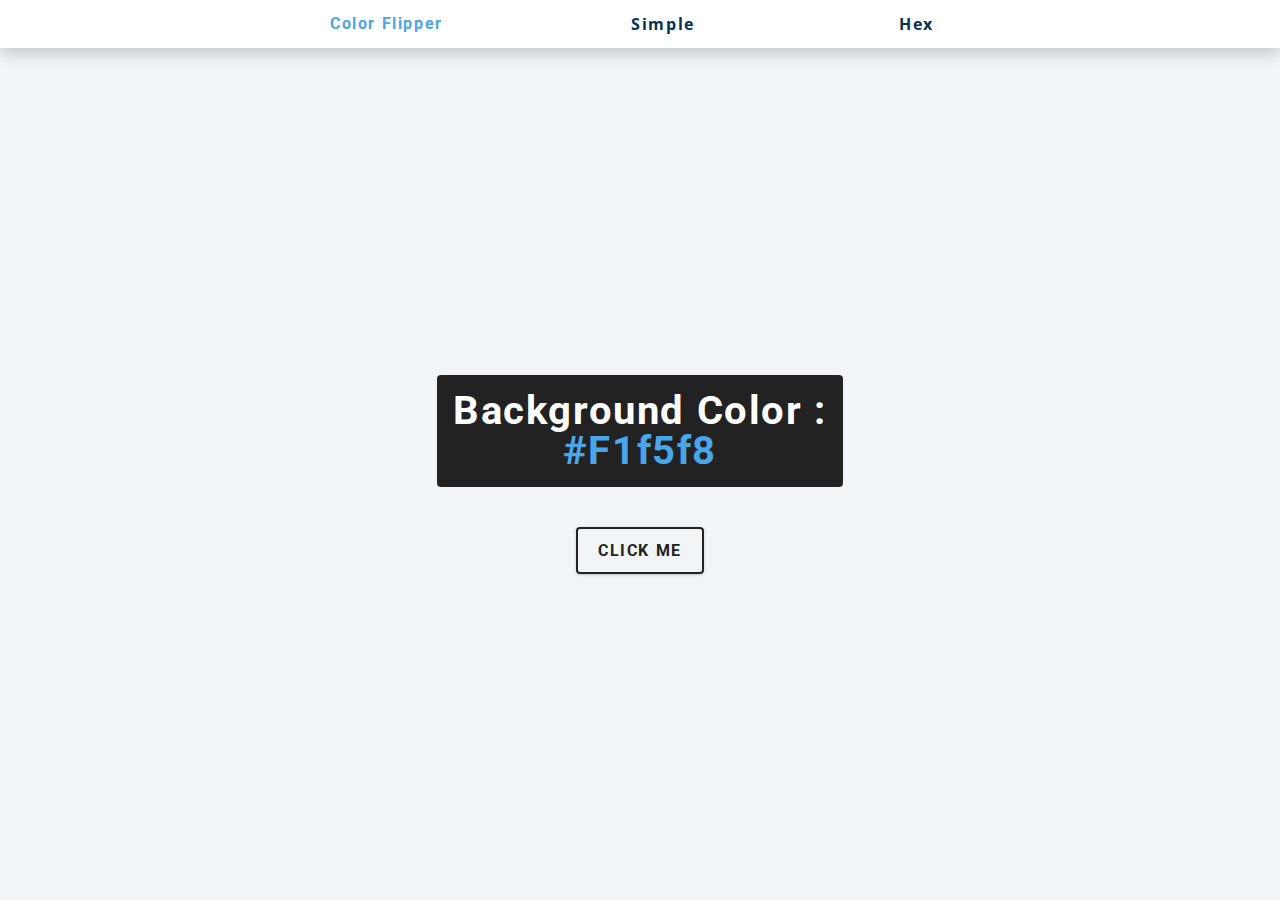
<file: color-flipper/index.html>
<!DOCTYPE html>
<html lang="en">
    <head>
        <meta charset="UTF-8" />
        <meta name="viewport" content="width=device-width, initial-scale=1.0" />
        <title>Color Flipper || Simple</title>

        <!-- styles -->
        <link rel="stylesheet" href="styles.css" />
    </head>
    <body>
        <nav>
            <div class="nav-center">
                <h4>color flipper</h4>
                <ul class="nav-links">
                    <li><a href="index.html">simple</a></li>
                </ul>
                <ul class="nav-links">
                    <li><a href="hex.html">hex</a></li>
                </ul>
            </div>
        </nav>
        <main>
            <div class="container">
                <h2>
                    background color : <br /><span class="color">
                        #f1f5f8
                    </span>
                </h2>
                <button class="btn btn-hero" id="btn">click me</button>
            </div>
        </main>

        <!-- javascript -->
        <script src="app.js"></script>
    </body>
</html>
</file>
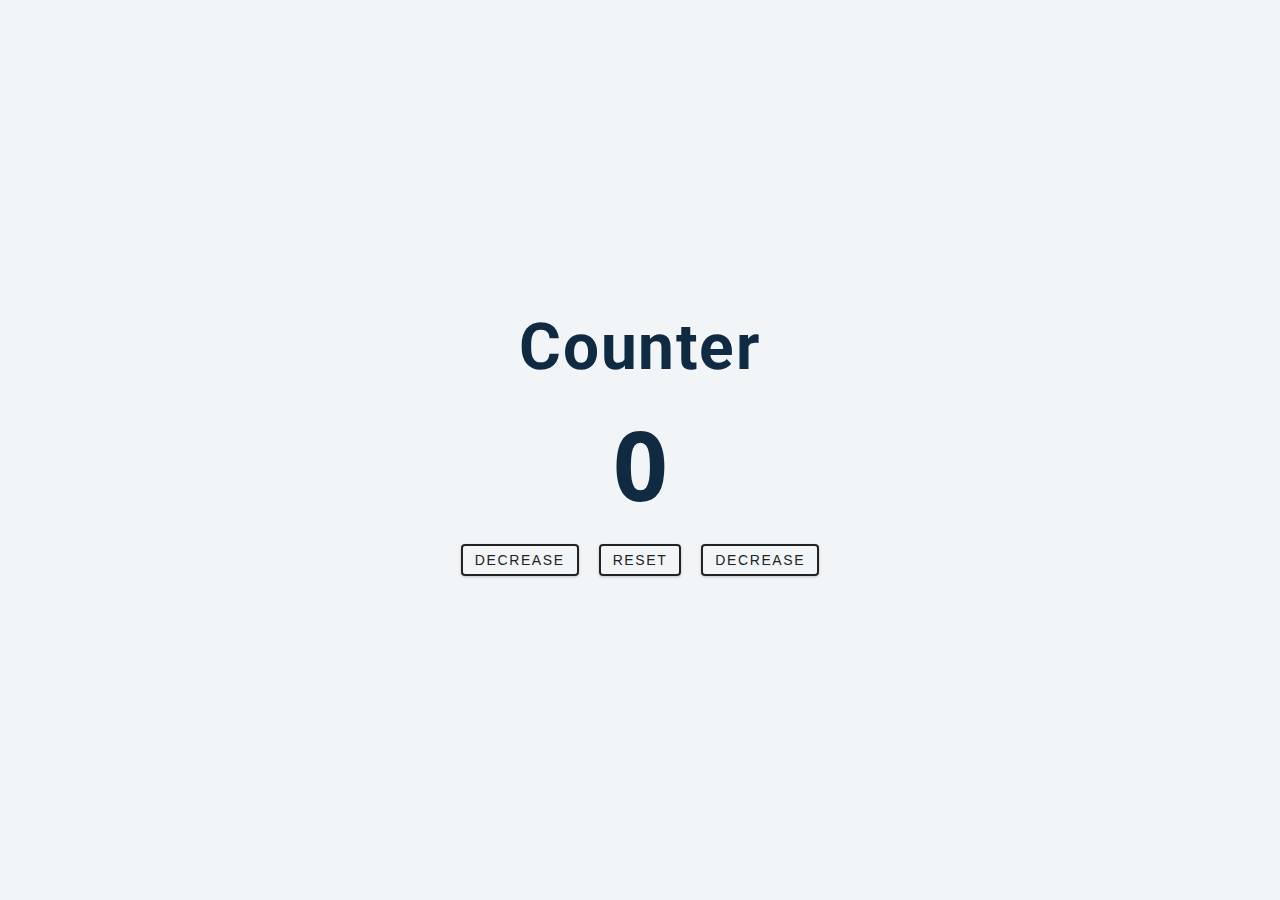
<file: counter/index.html>
<!DOCTYPE html>
<html lang="en">
    <head>
        <meta charset="UTF-8" />
        <meta name="viewport" content="width=device-width, initial-scale=1.0" />
        <title>Counter</title>

        <!-- styles -->
        <link rel="stylesheet" href="styles.css" />
    </head>
    <body>
        <main>
            <div class="container">
                <h1>counter</h1>
                <span id="value">0</span>
                <div class="button-container">
                    <button class="btn decrease">decrease</button>
                    <button class="btn reset">reset</button>
                    <button class="btn increase">decrease</button>
                </div>
            </div>
        </main>
        <!-- javascript -->
        <script src="app.js"></script>
    </body>
</html>
</file>
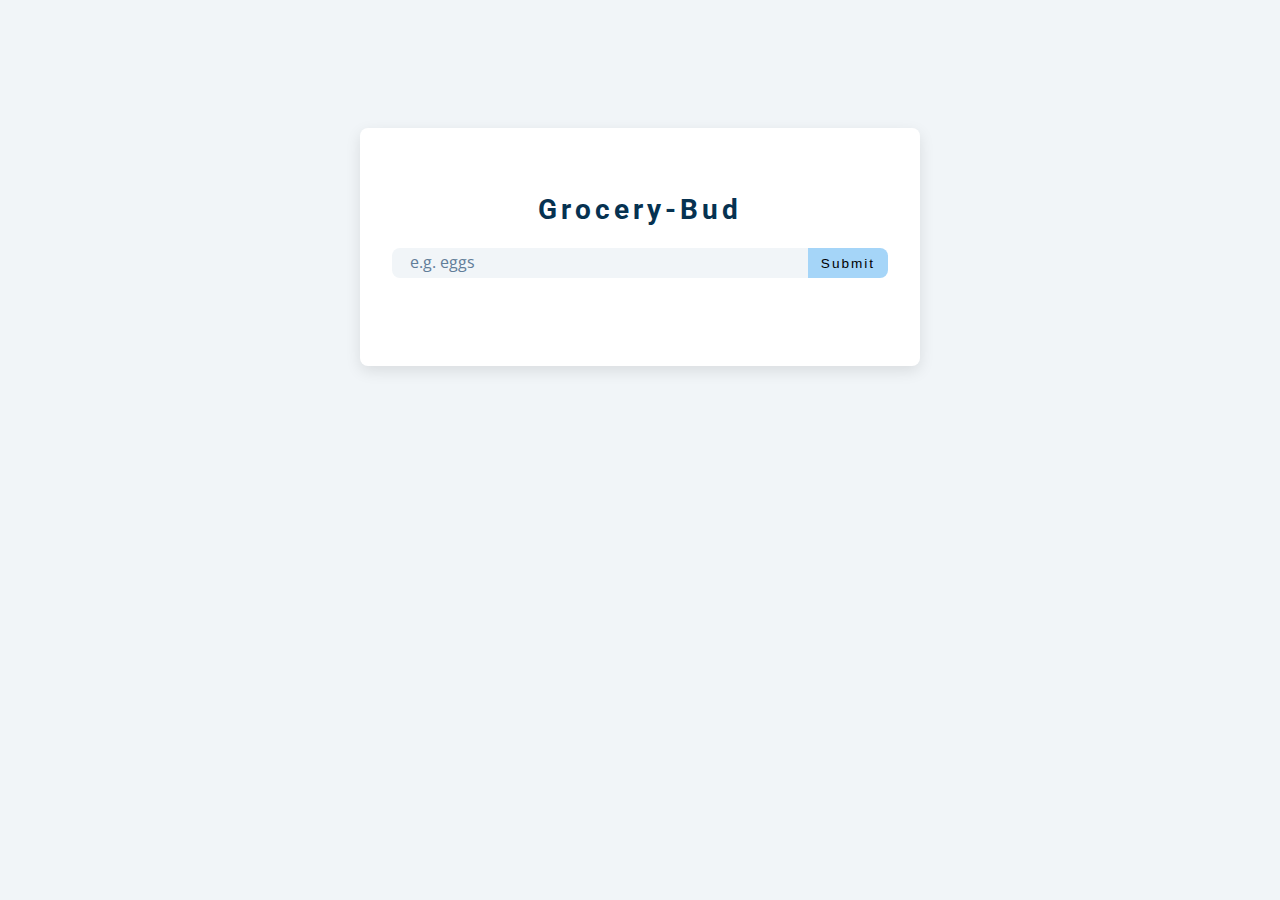
<file: grocery-bud/index.html>
<!DOCTYPE html>
<html lang="en">
    <head>
        <meta charset="UTF-8" />
        <meta name="viewport" content="width=device-width, initial-scale=1.0" />
        <title>Grocery Bud</title>
        <!-- font-awesome -->
        <link
            rel="stylesheet"
            href="https://cdnjs.cloudflare.com/ajax/libs/font-awesome/5.14.0/css/all.min.css" />
        <!-- styles -->
        <link rel="stylesheet" href="styles.css" />
    </head>
    <body>
        <section class="section-center">
            <!-- form -->
            <form class="grocery-form">
                <p class="alert"></p>
                <h3>grocery-bud</h3>
                <div class="form-control">
                    <input type="text" id="grocery" placeholder="e.g. eggs" />
                    <button type="submit" class="submit-btn">submit</button>
                </div>
            </form>
            <!-- list -->
            <div class="grocery-container">
                <div class="grocery-list"></div>
                <button class="clear-btn" type="button">clear items</button>
            </div>
        </section>
        <!-- javascript -->
        <script src="app.js"></script>
    </body>
</html>
</file>
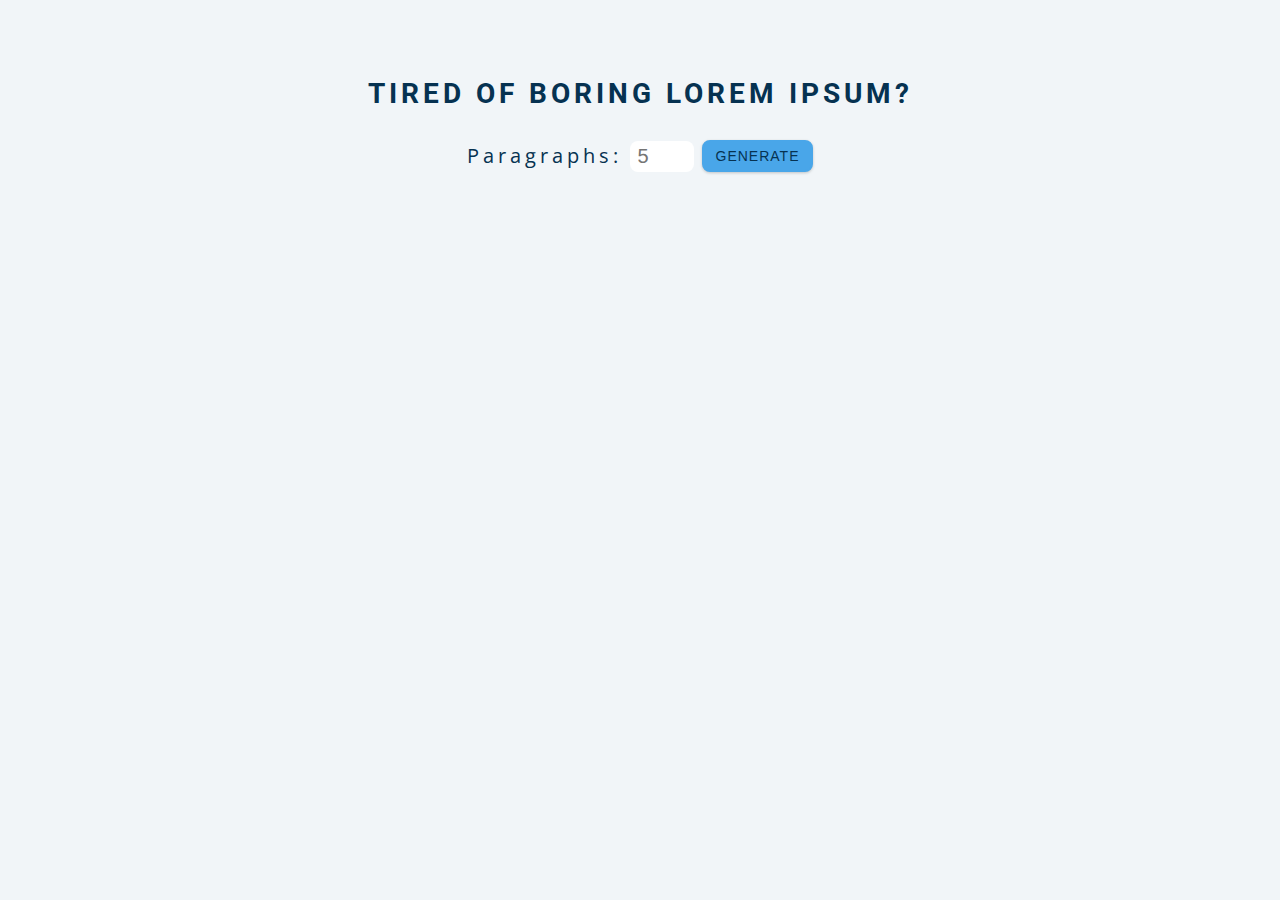
<file: lorem/index.html>
<!DOCTYPE html>
<html lang="en">
    <head>
        <meta charset="UTF-8" />
        <meta name="viewport" content="width=device-width, initial-scale=1.0" />
        <title>Lorem Ipsum</title>

        <!-- styles -->
        <link rel="stylesheet" href="styles.css" />
    </head>
    <body>
        <section class="section-center">
            <h3>tired of boring lorem ipsum?</h3>
            <form class="lorem-form">
                <label for="amount">paragraphs:</label>
                <input
                    type="number"
                    name="amount"
                    id="amount"
                    placeholder="5" />
                <button class="btn" type="submit">generate</button>
            </form>
            <article class="lorem-text"></article>
        </section>
        <!-- javascript -->
        <script src="app.js"></script>
    </body>
</html>
</file>
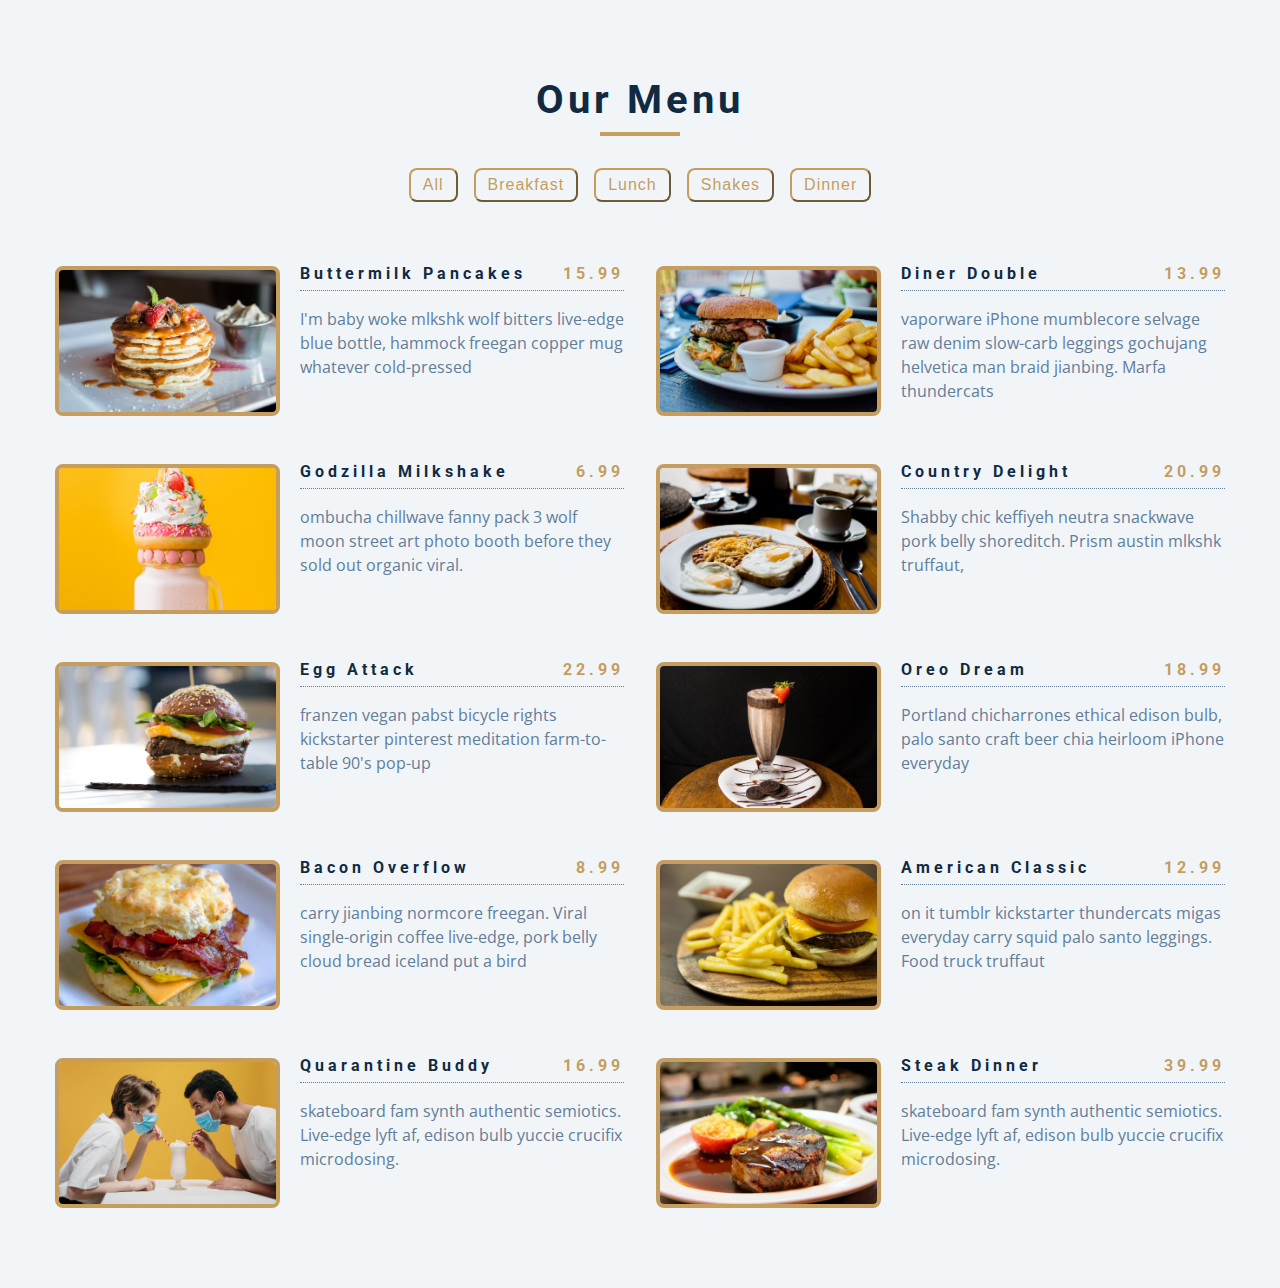
<file: menu/index.html>
<!DOCTYPE html>
<html lang="en">
    <head>
        <meta charset="UTF-8" />
        <meta name="viewport" content="width=device-width, initial-scale=1.0" />
        <title>Starter</title>
        <!-- font-awesome -->
        <link
            rel="stylesheet"
            href="https://cdnjs.cloudflare.com/ajax/libs/font-awesome/5.14.0/css/all.min.css" />
        <!-- styles -->
        <link rel="stylesheet" href="styles.css" />
    </head>
    <body>
        <section class="menu">
            <!-- title -->
            <div class="title">
                <h2>our menu</h2>
                <div class="underline"></div>
            </div>
            <!-- filter buttons -->
            <div class="btn-container">
                <!-- <button class="filter-btn" type="button" data-id="all">
                    all
                </button>
                <button class="filter-btn" type="button" data-id="breakfast">
                    breakfast
                </button>
                <button class="filter-btn" type="button" data-id="lunch">
                    lunch
                </button>
                <button class="filter-btn" type="button" data-id="shakes">
                    shakes
                </button> -->
            </div>
            <!-- menu items -->
            <div class="section-center">
                <!-- single item -->
                <!-- <article class="menu-item">
                    <img src="./menu-item.jpeg" class="photo" alt="menu item" />
                    <div class="item-info">
                        <header>
                            <h4>buttermilk pancakes</h4>
                            <h4 class="price">$15</h4>
                        </header>
                        <p class="item-text">
                            Lorem ipsum dolor sit amet, consectetur adipisicing
                            elit. Sequi necessitatibus quis tempora cumque
                            molestias ab odit sunt unde. Sequi, illo.
                        </p>
                    </div>
                </article> -->
                <!-- end of single item -->
            </div>
        </section>
        <!-- javascript -->
        <script src="app.js"></script>
    </body>
</html>
</file>
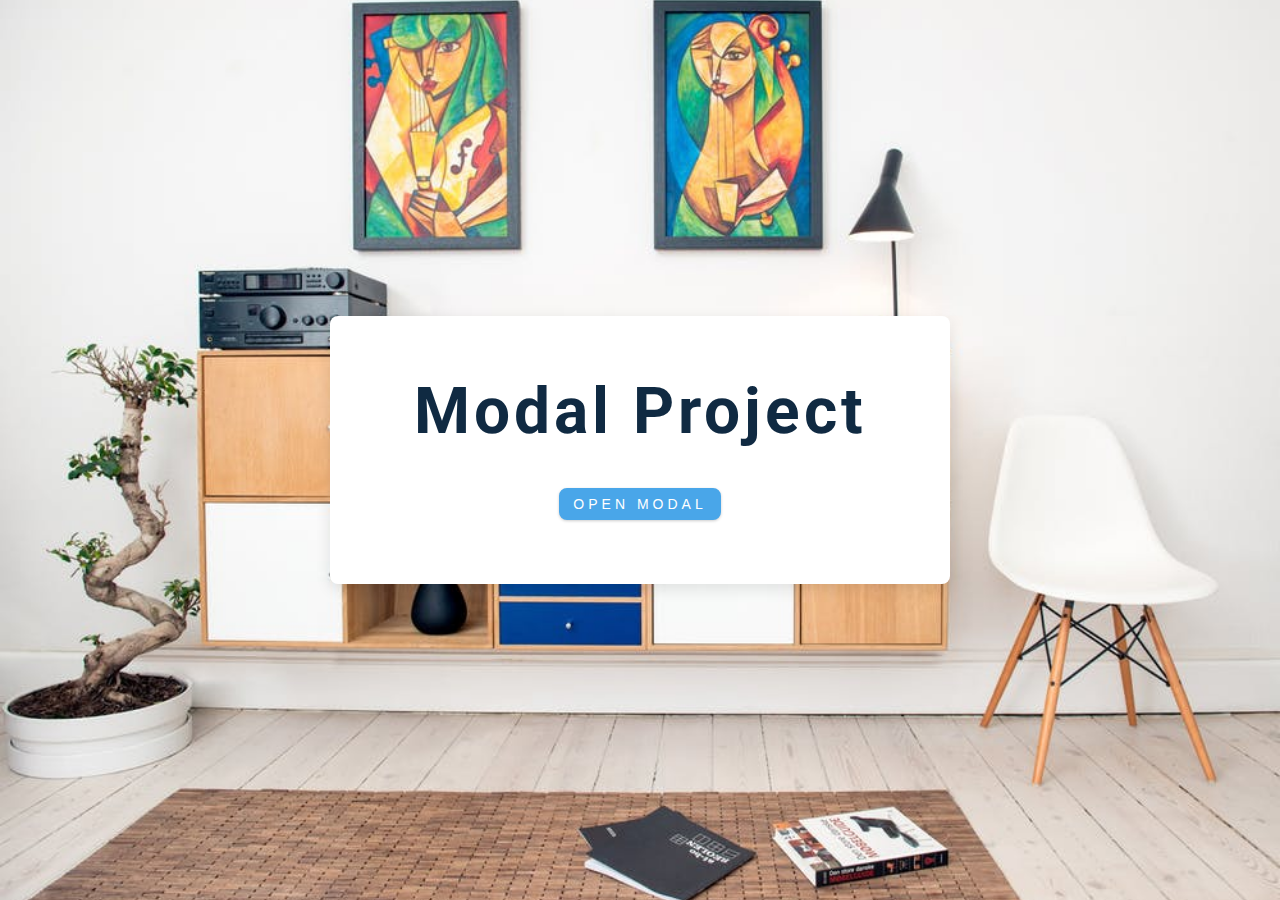
<file: modal/index.html>
<!DOCTYPE html>
<html lang="en">
    <head>
        <meta charset="UTF-8" />
        <meta name="viewport" content="width=device-width, initial-scale=1.0" />
        <title>Modal</title>
        <!-- font-awesome -->
        <link
            rel="stylesheet"
            href="https://cdnjs.cloudflare.com/ajax/libs/font-awesome/5.14.0/css/all.min.css" />
        <!-- styles -->
        <link rel="stylesheet" href="styles.css" />
    </head>
    <body>
        <!-- hero -->
        <header class="hero">
            <div class="banner">
                <h1>modal project</h1>
                <button class="btn modal-btn">open modal</button>
            </div>
        </header>
        <!-- end of hero -->
        <!-- modal -->
        <div class="modal-overlay">
            <div class="modal-container">
                <h3>modal content</h3>
                <button class="close-btn">
                    <i class="fas fa-times"></i>
                </button>
            </div>
        </div>
        <!-- javascript -->
        <script src="app.js"></script>
    </body>
</html>
</file>
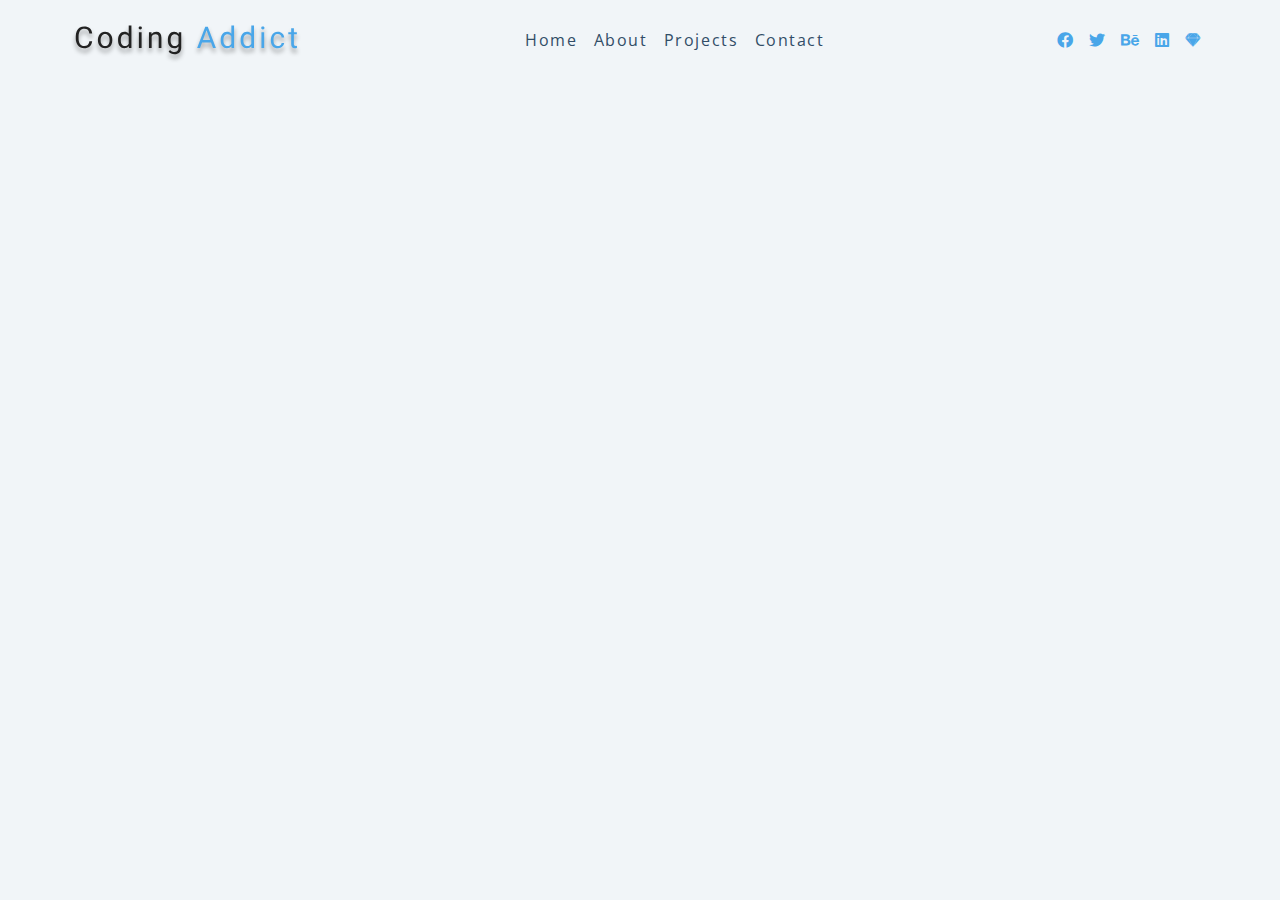
<file: navbar/index.html>
<!DOCTYPE html>
<html lang="en">
    <head>
        <meta charset="UTF-8" />
        <meta name="viewport" content="width=device-width, initial-scale=1.0" />
        <title>Navbar</title>
        <!-- font-awesome -->
        <link
            rel="stylesheet"
            href="https://cdnjs.cloudflare.com/ajax/libs/font-awesome/5.14.0/css/all.min.css" />

        <!-- styles -->
        <link rel="stylesheet" href="styles.css" />
    </head>
    <body>
        <div class="nav-center">
            <!-- nav header -->
            <div class="nav-header">
                <img src="./logo.svg" alt="logo" />
                <button class="nav-toggle">
                    <i class="fas fa-bars"></i>
                </button>
            </div>
            <ul class="links">
                <li>
                    <a href="index.html">home</a>
                </li>
                <li>
                    <a href="about.html">about</a>
                </li>
                <li>
                    <a href="projects.html">projects</a>
                </li>
                <li>
                    <a href="contact.html">contact</a>
                </li>
            </ul>
            <!-- social media -->
            <ul class="social-icons">
                <li>
                    <a href="https://www.twitter.com">
                        <i class="fab fa-facebook"></i>
                    </a>
                </li>
                <li>
                    <a href="https://www.twitter.com">
                        <i class="fab fa-twitter"></i>
                    </a>
                </li>
                <li>
                    <a href="https://www.twitter.com">
                        <i class="fab fa-behance"></i>
                    </a>
                </li>
                <li>
                    <a href="https://www.twitter.com">
                        <i class="fab fa-linkedin"></i>
                    </a>
                </li>
                <li>
                    <a href="https://www.twitter.com">
                        <i class="fab fa-sketch"></i>
                    </a>
                </li>
            </ul>
        </div>
        <!-- javascript -->
        <script src="app.js"></script>
    </body>
</html>
</file>
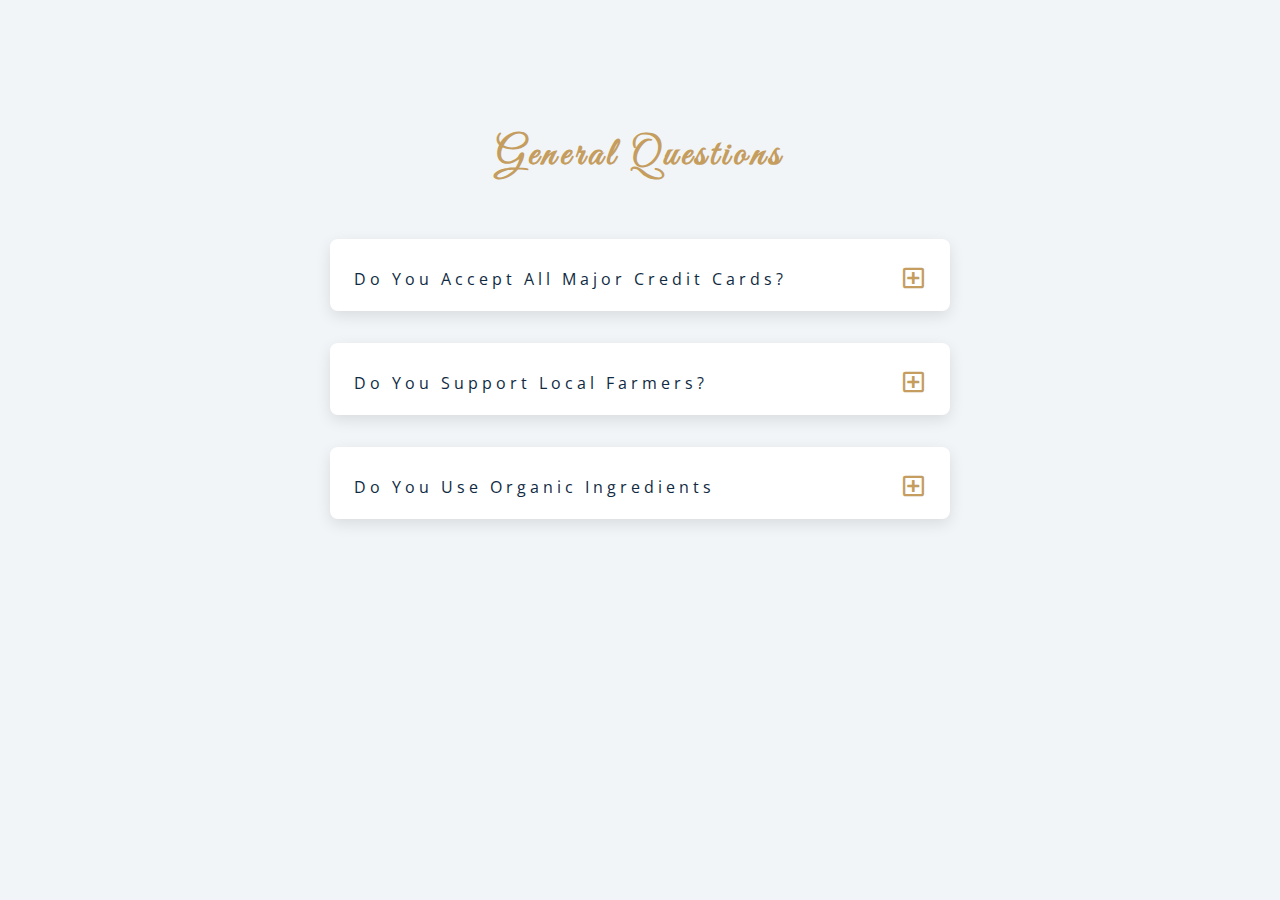
<file: questions/index.html>
<!DOCTYPE html>
<html lang="en">
    <head>
        <meta charset="UTF-8" />
        <meta name="viewport" content="width=device-width, initial-scale=1.0" />
        <title>Q & A</title>
        <!-- font-awesome -->
        <link
            rel="stylesheet"
            href="https://cdnjs.cloudflare.com/ajax/libs/font-awesome/5.14.0/css/all.min.css" />
        <!-- extra fonts -->
        <link
            href="https://fonts.googleapis.com/css?family=Great+Vibes&display=swap"
            rel="stylesheet" />
        <!-- styles -->
        <link rel="stylesheet" href="styles.css" />
    </head>
    <body>
        <section class="questions">
            <!-- title -->
            <div class="title">
                <h2>general questions</h2>
            </div>
            <!-- questions -->
            <div class="section-center">
                <!-- single questions -->
                <article class="question">
                    <div class="question-title">
                        <p>do you accept all major credit cards?</p>
                        <button type="button" class="question-btn">
                            <span class="plus-icon">
                                <i class="far fa-plus-square"></i>
                            </span>
                            <span class="minus-icon">
                                <i class="far fa-minus-square"></i>
                            </span>
                        </button>
                    </div>
                    <!-- question text -->
                    <div class="question-text">
                        <p>
                            Lorem ipsum dolor sit amet consectetur adipisicing
                            elit. Officia, amet nostrum. Illo, ducimus
                            obcaecati. Culpa et sint praesentium excepturi
                            voluptates!
                        </p>
                    </div>
                </article>
                <article class="question">
                    <div class="question-title">
                        <p>do you support local farmers?</p>
                        <button type="button" class="question-btn">
                            <span class="plus-icon">
                                <i class="far fa-plus-square"></i>
                            </span>
                            <span class="minus-icon">
                                <i class="far fa-minus-square"></i>
                            </span>
                        </button>
                    </div>
                    <!-- question text -->
                    <div class="question-text">
                        <p>
                            Lorem ipsum dolor sit amet consectetur adipisicing
                            elit. Officia, amet nostrum. Illo, ducimus
                            obcaecati. Culpa et sint praesentium excepturi
                            voluptates!
                        </p>
                    </div>
                </article>
                <article class="question">
                    <div class="question-title">
                        <p>do you use organic ingredients</p>
                        <button type="button" class="question-btn">
                            <span class="plus-icon">
                                <i class="far fa-plus-square"></i>
                            </span>
                            <span class="minus-icon">
                                <i class="far fa-minus-square"></i>
                            </span>
                        </button>
                    </div>
                    <!-- question text -->
                    <div class="question-text">
                        <p>
                            Lorem ipsum dolor sit amet consectetur adipisicing
                            elit. Officia, amet nostrum. Illo, ducimus
                            obcaecati. Culpa et sint praesentium excepturi
                            voluptates!
                        </p>
                    </div>
                </article>
                <!-- end single questions -->
            </div>
        </section>

        <!-- javascript -->
        <script src="app.js"></script>
    </body>
</html>
</file>
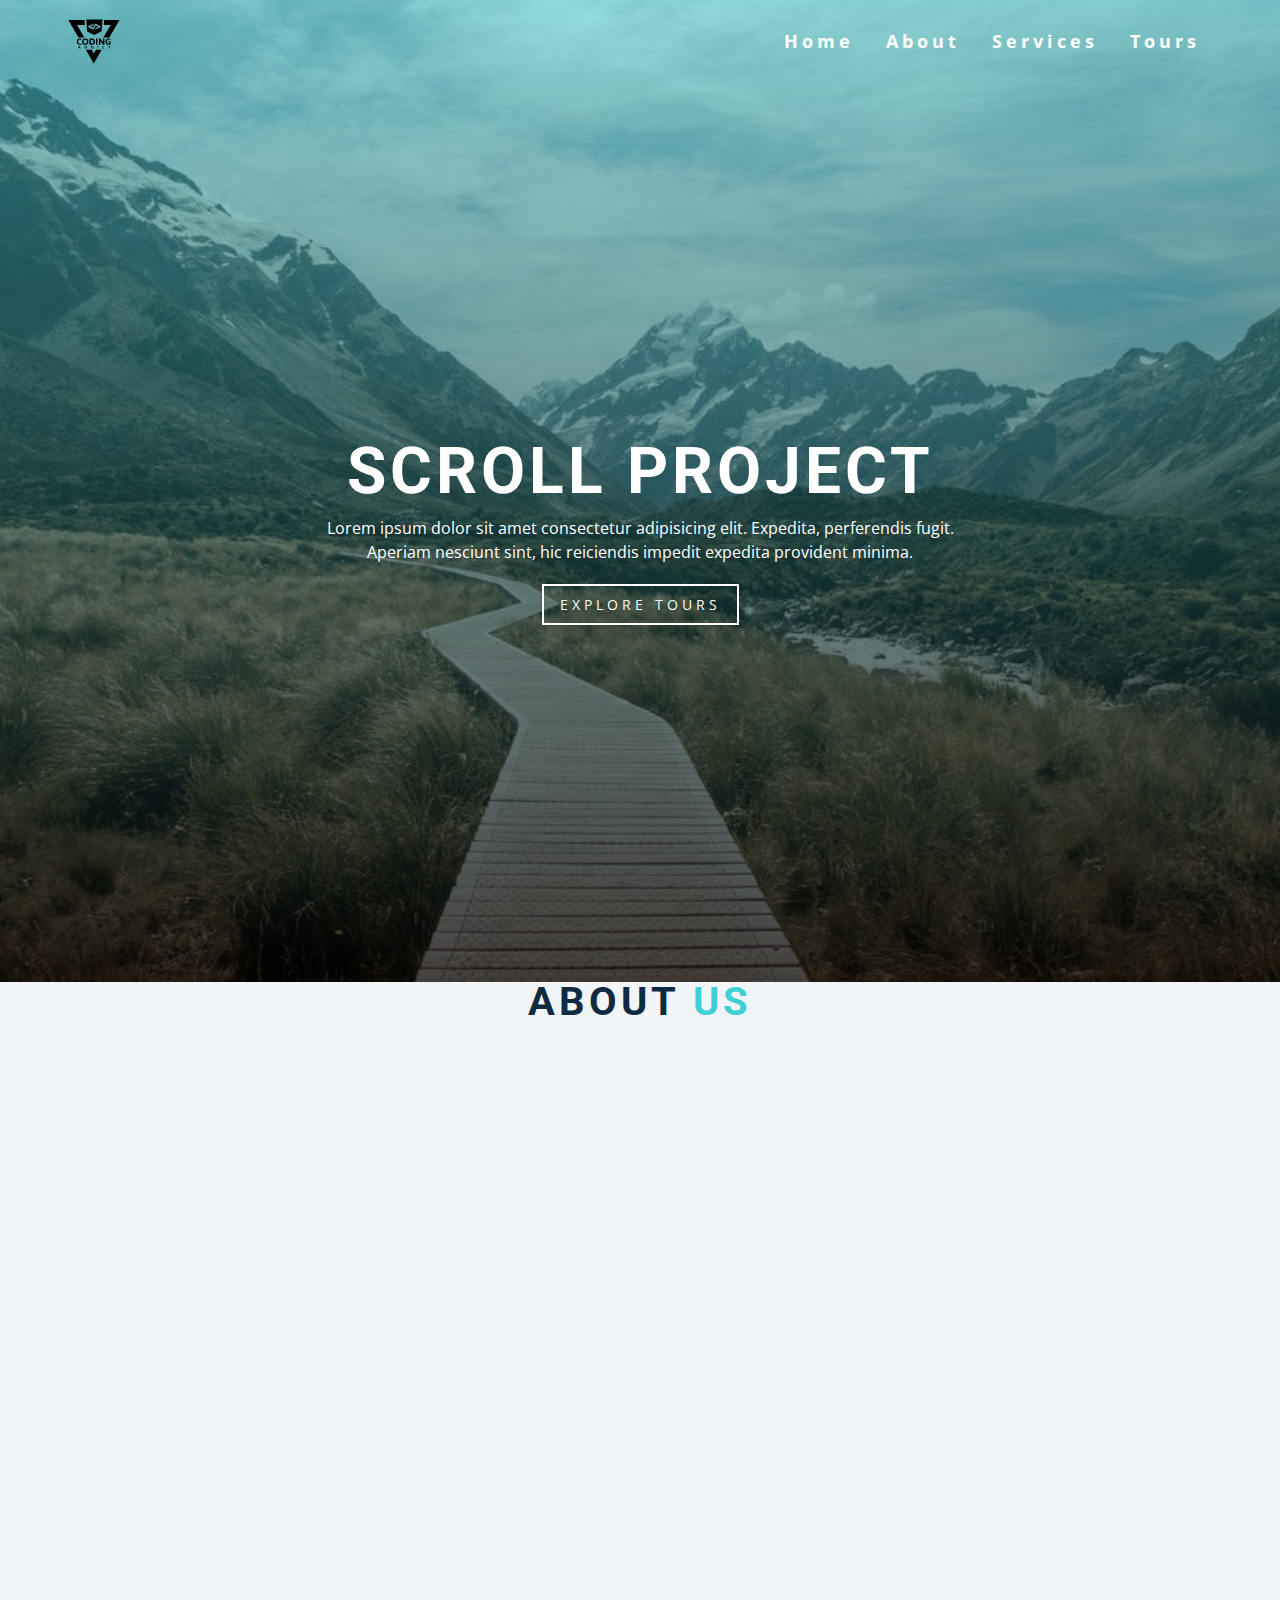
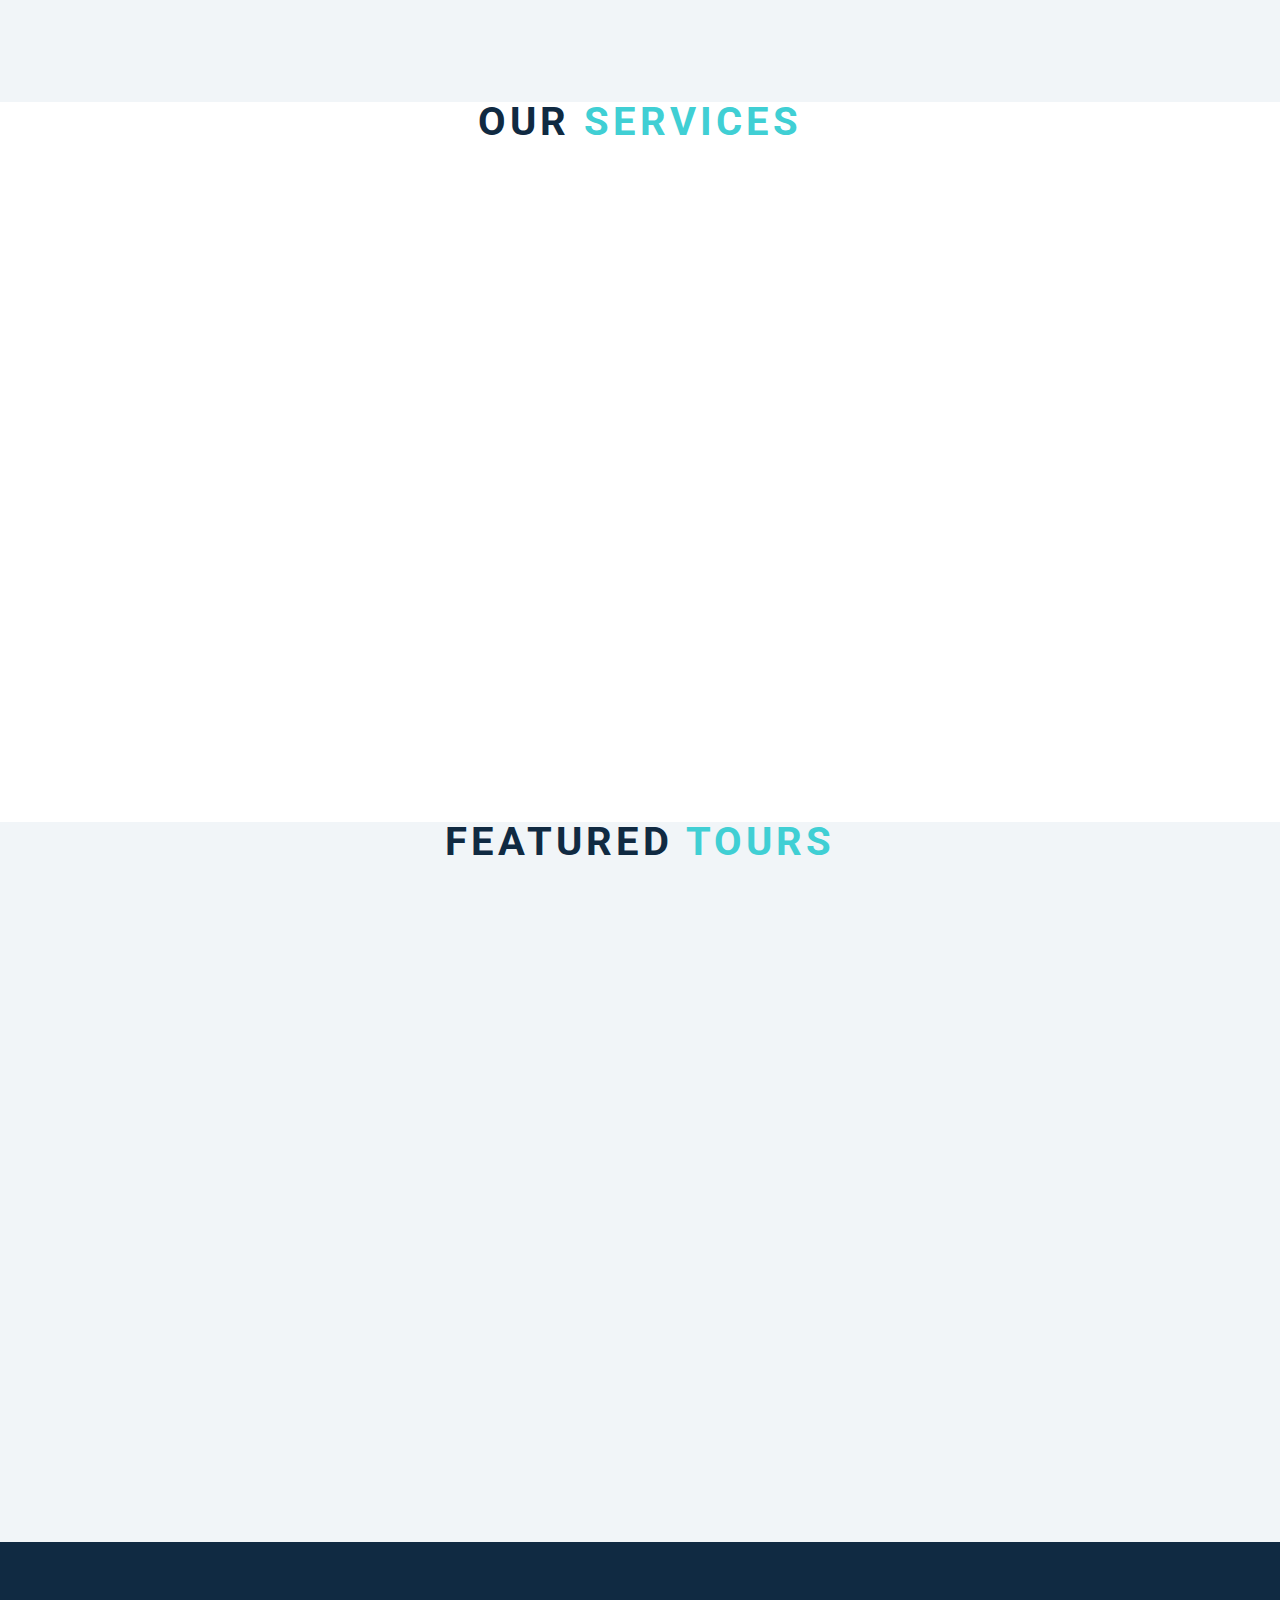
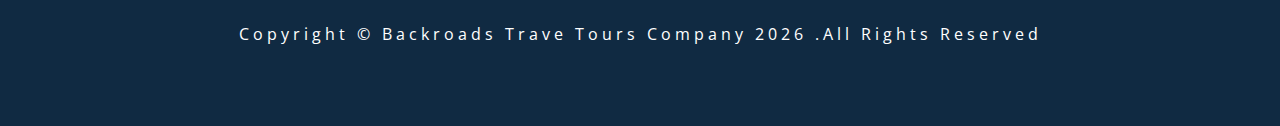
<file: scroll/index.html>
<!DOCTYPE html>
<html lang="en">
    <head>
        <meta charset="UTF-8" />
        <meta name="viewport" content="width=device-width, initial-scale=1.0" />
        <title>Scroll</title>
        <!-- font-awesome -->
        <link
            rel="stylesheet"
            href="https://cdnjs.cloudflare.com/ajax/libs/font-awesome/5.14.0/css/all.min.css" />
        <!-- styles -->
        <link rel="stylesheet" href="styles.css" />
    </head>
    <body>
        <!-- header -->
        <header id="home">
            <!-- navbar -->
            <nav id="nav">
                <div class="nav-center">
                    <!-- nav header -->
                    <div class="nav-header">
                        <img src="./logo.svg" alt="logo" class="logo" />
                        <button class="nav-toggle">
                            <i class="fas fa-bars"></i>
                        </button>
                    </div>
                    <!-- links -->
                    <div class="links-container">
                        <ul class="links">
                            <li>
                                <a href="#home" class="scroll-link">home</a>
                            </li>
                            <li>
                                <a href="#about" class="scroll-link">about</a>
                            </li>
                            <li>
                                <a href="#services" class="scroll-link"
                                    >services</a
                                >
                            </li>
                            <li>
                                <a href="#tours" class="scroll-link">tours</a>
                            </li>
                        </ul>
                    </div>
                </div>
            </nav>
            <div class="banner">
                <div class="container">
                    <h1>scroll project</h1>
                    <p>
                        Lorem ipsum dolor sit amet consectetur adipisicing elit.
                        Expedita, perferendis fugit. Aperiam nesciunt sint, hic
                        reiciendis impedit expedita provident minima.
                    </p>
                    <a href="#tours" class="scroll-link btn btn-white">
                        Explore tours
                    </a>
                </div>
            </div>
        </header>
        <!-- about -->
        <section id="about" class="section">
            <div class="title">
                <h2>about <span>us</span></h2>
            </div>
        </section>
        <!-- services -->
        <section id="services" class="section">
            <div class="title">
                <h2>our <span>services</span></h2>
            </div>
        </section>
        <!-- tours -->
        <section id="tours" class="section">
            <div class="title">
                <h2>featured <span>tours</span></h2>
            </div>
        </section>
        <!-- footer -->
        <footer class="section">
            <p>
                copyright &copy; backroads trave tours company
                <span id="date">2020</span>
                .all rights reserved
            </p>
        </footer>
        <!-- back to top -->
        <a href="#home" class="scroll-link top-link">
            <i class="fas fa-arrow-up"></i>
        </a>
        <!-- javascript -->
        <script src="app.js"></script>
    </body>
</html>
</file>
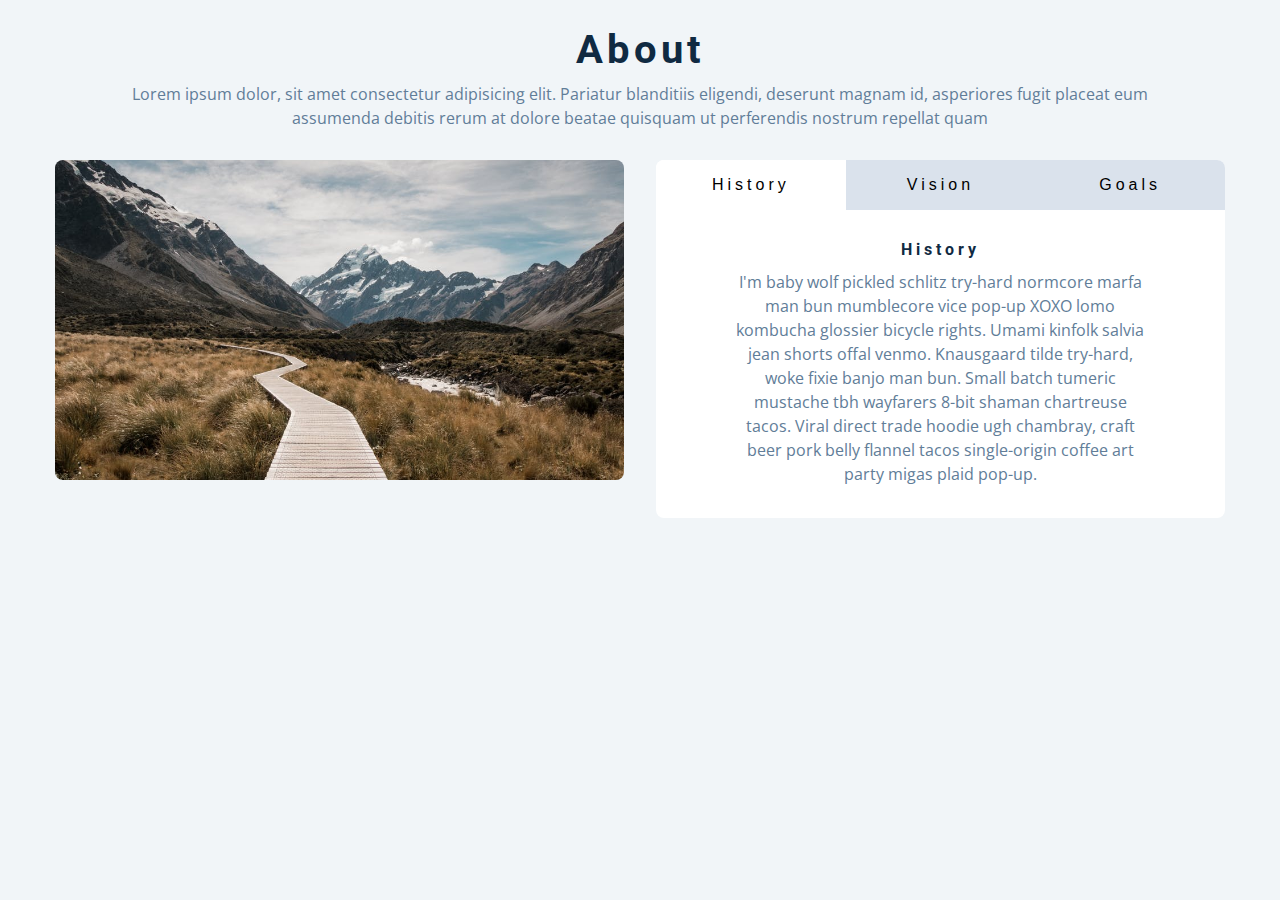
<file: tab/index.html>
<!DOCTYPE html>
<html lang="en">
    <head>
        <meta charset="UTF-8" />
        <meta name="viewport" content="width=device-width, initial-scale=1.0" />
        <title>Tabs</title>

        <!-- styles -->
        <link rel="stylesheet" href="styles.css" />
    </head>
    <body>
        <section>
            <div class="title">
                <h2>about</h2>
                <p>
                    Lorem ipsum dolor, sit amet consectetur adipisicing elit.
                    Pariatur blanditiis eligendi, deserunt magnam id, asperiores
                    fugit placeat eum assumenda debitis rerum at dolore beatae
                    quisquam ut perferendis nostrum repellat quam
                </p>
                <div class="about-center section-center">
                    <article class="about-img">
                        <img src="hero-bcg.jpeg" alt="photo" />
                    </article>

                    <article class="about">
                        <div class="btn-container">
                            <button class="tab-btn active" data-id="history">
                                history
                            </button>
                            <button class="tab-btn" data-id="vision">
                                vision
                            </button>
                            <button class="tab-btn" data-id="goals">
                                goals
                            </button>
                        </div>
                        <article class="about-content">
                            <div class="content active" id="history">
                                <h4>History</h4>
                                <p>
                                    I'm baby wolf pickled schlitz try-hard
                                    normcore marfa man bun mumblecore vice
                                    pop-up XOXO lomo kombucha glossier bicycle
                                    rights. Umami kinfolk salvia jean shorts
                                    offal venmo. Knausgaard tilde try-hard, woke
                                    fixie banjo man bun. Small batch tumeric
                                    mustache tbh wayfarers 8-bit shaman
                                    chartreuse tacos. Viral direct trade hoodie
                                    ugh chambray, craft beer pork belly flannel
                                    tacos single-origin coffee art party migas
                                    plaid pop-up.
                                </p>
                            </div>
                            <div class="content" id="vision">
                                <h4>vision</h4>
                                <p>
                                    Man bun PBR&B keytar copper mug prism, hell
                                    of helvetica. Synth crucifix offal deep v
                                    hella biodiesel. Church-key listicle
                                    polaroid put a bird on it chillwave palo
                                    santo enamel pin, tattooed meggings franzen
                                    la croix cray. Retro yr aesthetic four loko
                                    tbh helvetica air plant, neutra palo santo
                                    tofu mumblecore. Hoodie bushwick pour-over
                                    jean shorts chartreuse shabby chic. Roof
                                    party hammock master cleanse pop-up
                                    truffaut, bicycle rights skateboard affogato
                                    readymade sustainable deep v live-edge
                                    schlitz narwhal.
                                </p>
                                <ul>
                                    <li>list item</li>
                                    <li>list item</li>
                                    <li>list item</li>
                                </ul>
                            </div>
                            <div class="content" id="goals">
                                <h4>goals</h4>
                                <p>
                                    Chambray authentic truffaut, kickstarter
                                    brunch taxidermy vape heirloom four dollar
                                    toast raclette shoreditch church-key.
                                    Poutine etsy tote bag, cred fingerstache
                                    leggings cornhole everyday carry blog
                                    gastropub. Brunch biodiesel sartorial mlkshk
                                    swag, mixtape hashtag marfa readymade direct
                                    trade man braid cold-pressed roof party.
                                    Small batch adaptogen coloring book
                                    heirloom. Letterpress food truck hammock
                                    literally hell of wolf beard adaptogen
                                    everyday carry. Dreamcatcher pitchfork
                                    yuccie, banh mi salvia venmo photo booth
                                    quinoa chicharrones.
                                </p>
                            </div>
                        </article>
                    </article>
                </div>
            </div>
        </section>
        <!-- javascript -->
        <script src="app.js"></script>
    </body>
</html>
</file>
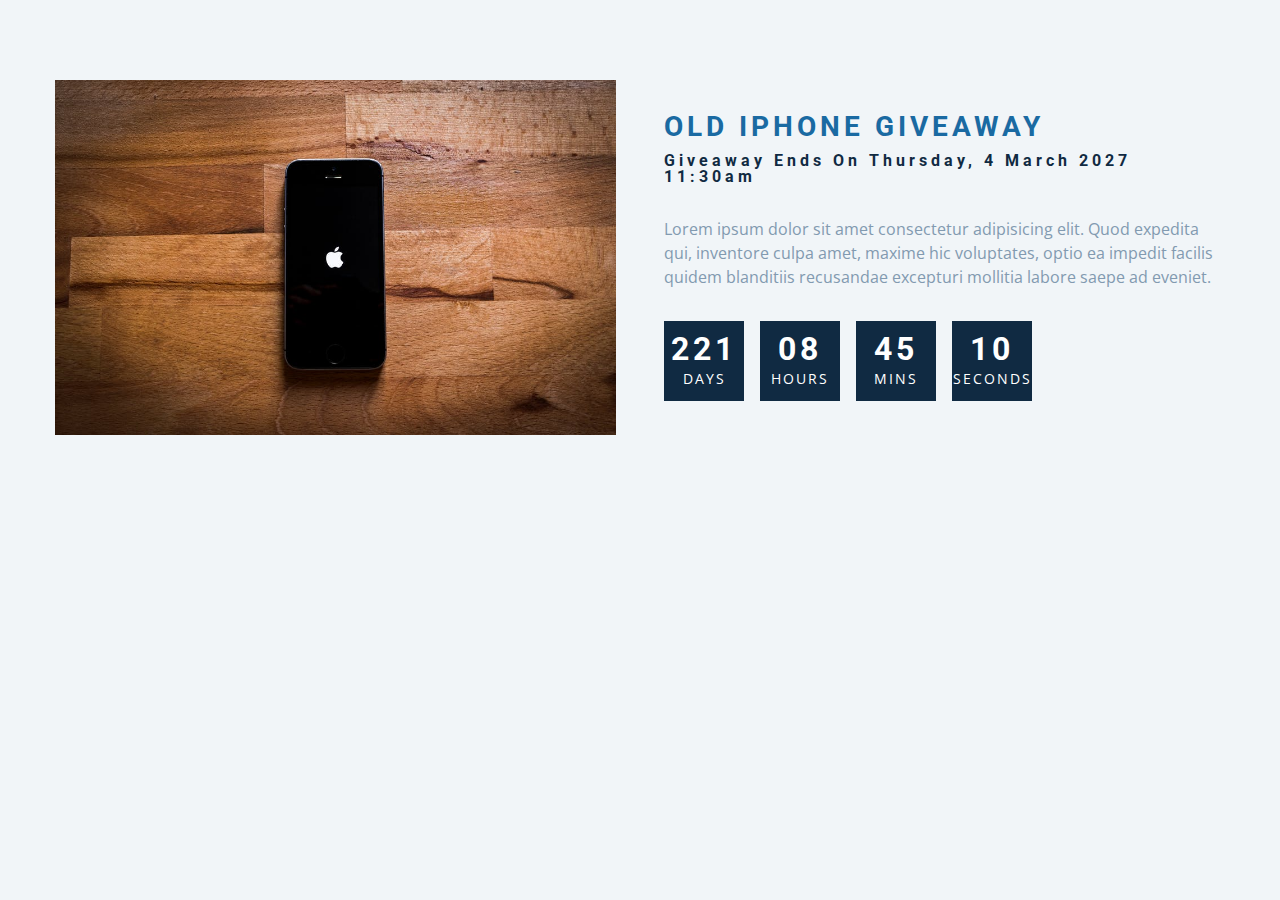
<file: timer/index.html>
<!DOCTYPE html>
<html lang="en">
    <head>
        <meta charset="UTF-8" />
        <meta name="viewport" content="width=device-width, initial-scale=1.0" />
        <title>Countdown</title>

        <!-- styles -->
        <link rel="stylesheet" href="styles.css" />
    </head>
    <body>
        <section class="section-center">
            <article class="gift-img">
                <img src="./gift.jpeg" alt="gift.pic" />
            </article>
            <!-- info -->
            <article class="gift-info">
                <h3>Old iphone giveaway</h3>
                <h4 class="giveaway">
                    giveaway ends on Sunday, 24 April 2023, 8:00am
                </h4>
                <p>
                    Lorem ipsum dolor sit amet consectetur adipisicing elit.
                    Quod expedita qui, inventore culpa amet, maxime hic
                    voluptates, optio ea impedit facilis quidem blanditiis
                    recusandae excepturi mollitia labore saepe ad eveniet.
                </p>
                <div class="deadline">
                    <!-- days -->
                    <div class="deadline-format">
                        <div>
                            <h4 class="days">32</h4>
                            <span>days</span>
                        </div>
                    </div>
                    <div class="deadline-format">
                        <div>
                            <h4 class="hours">32</h4>
                            <span>hours</span>
                        </div>
                    </div>
                    <div class="deadline-format">
                        <div>
                            <h4 class="mins">32</h4>
                            <span>mins</span>
                        </div>
                    </div>
                    <div class="deadline-format">
                        <div>
                            <h4 class="seconds">32</h4>
                            <span>seconds</span>
                        </div>
                    </div>
                </div>
            </article>
        </section>
        <!-- javascript -->
        <script src="app.js"></script>
    </body>
</html>
</file>
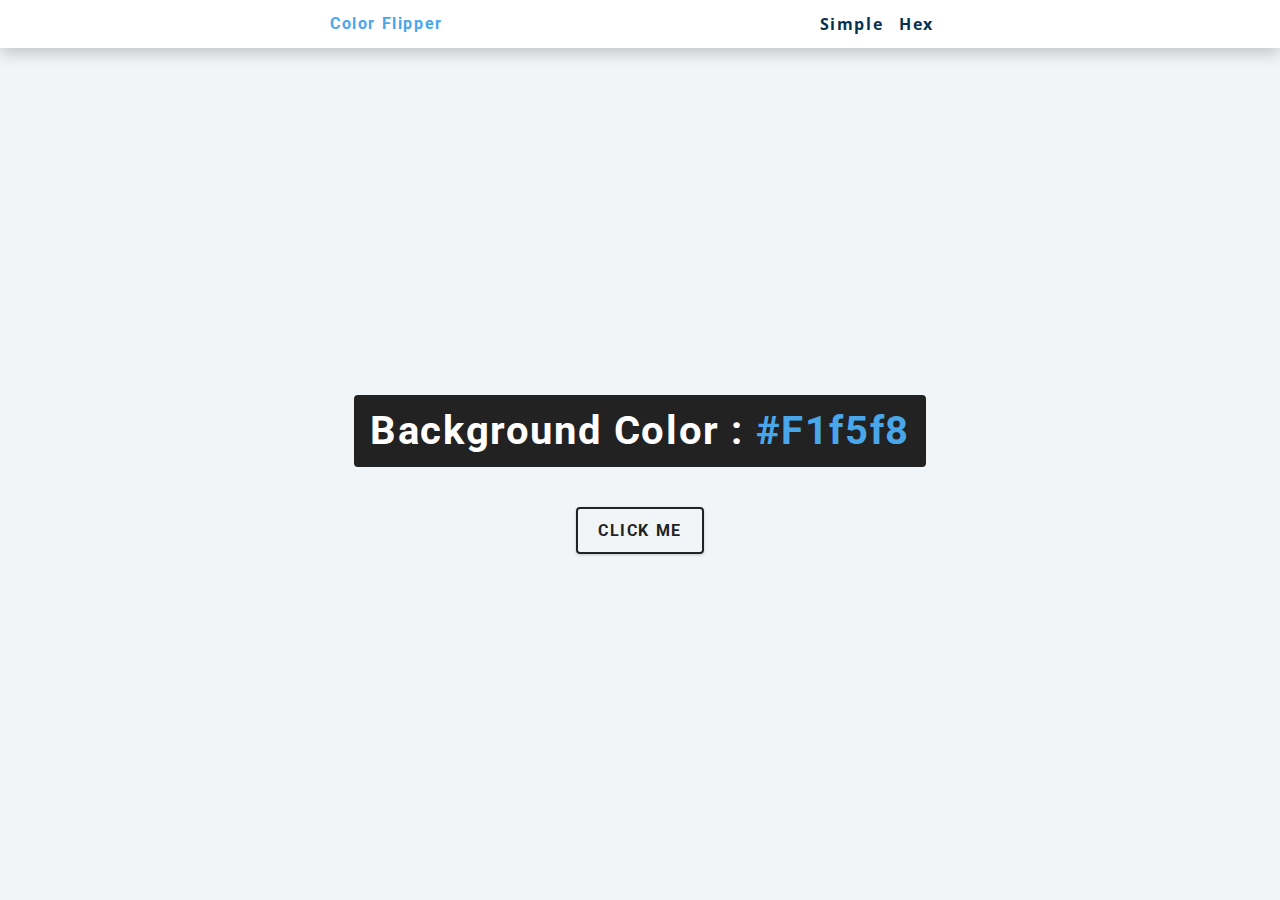
<file: color-flipper/hex.html>
<!DOCTYPE html>
<html lang="en">
  <head>
    <meta charset="UTF-8" />
    <meta name="viewport" content="width=device-width, initial-scale=1.0" />
    <title>
      Color Flipper || Simple
    </title>

    <!-- styles -->
    <link rel="stylesheet" href="styles.css" />
  </head>

  <body>
    <nav>
      <div class="nav-center">
        <h4>color flipper</h4>
        <ul class="nav-links">
          <li><a href="index.html">simple</a></li>
          <li><a href="hex.html">hex</a></li>
        </ul>
      </div>
    </nav>
    <main>
      <div class="container">
        <h2>background color : <span class="color">#f1f5f8</span></h2>
        <button class="btn btn-hero" id="btn">click me</button>
      </div>
    </main>
    <!-- javascript -->
    <script src="hex.js"></script>
  </body>
</html>
</file>
<file: color-flipper/styles.css>
/*
=============== 
Fonts
===============
*/
@import url("https://fonts.googleapis.com/css?family=Open+Sans|Roboto:400,700&display=swap");

/*
=============== 
Variables
===============
*/

:root {
  /* dark shades of primary color*/
  --clr-primary-1: hsl(205, 86%, 17%);
  --clr-primary-2: hsl(205, 77%, 27%);
  --clr-primary-3: hsl(205, 72%, 37%);
  --clr-primary-4: hsl(205, 63%, 48%);
  /* primary/main color */
  --clr-primary-5: hsl(205, 78%, 60%);
  /* lighter shades of primary color */
  --clr-primary-6: hsl(205, 89%, 70%);
  --clr-primary-7: hsl(205, 90%, 76%);
  --clr-primary-8: hsl(205, 86%, 81%);
  --clr-primary-9: hsl(205, 90%, 88%);
  --clr-primary-10: hsl(205, 100%, 96%);
  /* darkest grey - used for headings */
  --clr-grey-1: hsl(209, 61%, 16%);
  --clr-grey-2: hsl(211, 39%, 23%);
  --clr-grey-3: hsl(209, 34%, 30%);
  --clr-grey-4: hsl(209, 28%, 39%);
  /* grey used for paragraphs */
  --clr-grey-5: hsl(210, 22%, 49%);
  --clr-grey-6: hsl(209, 23%, 60%);
  --clr-grey-7: hsl(211, 27%, 70%);
  --clr-grey-8: hsl(210, 31%, 80%);
  --clr-grey-9: hsl(212, 33%, 89%);
  --clr-grey-10: hsl(210, 36%, 96%);
  --clr-white: #fff;
  --clr-red-dark: hsl(360, 67%, 44%);
  --clr-red-light: hsl(360, 71%, 66%);
  --clr-green-dark: hsl(125, 67%, 44%);
  --clr-green-light: hsl(125, 71%, 66%);
  --clr-black: #222;
  --ff-primary: "Roboto", sans-serif;
  --ff-secondary: "Open Sans", sans-serif;
  --transition: all 0.3s linear;
  --spacing: 0.1rem;
  --radius: 0.25rem;
  --light-shadow: 0 5px 15px rgba(0, 0, 0, 0.1);
  --dark-shadow: 0 5px 15px rgba(0, 0, 0, 0.2);
  --max-width: 1170px;
  --fixed-width: 620px;
}
/*
=============== 
Global Styles
===============
*/

*,
::after,
::before {
  margin: 0;
  padding: 0;
  box-sizing: border-box;
}
body {
  font-family: var(--ff-secondary);
  background: var(--clr-grey-10);
  color: var(--clr-grey-1);
  line-height: 1.5;
  font-size: 0.875rem;
}
ul {
  list-style-type: none;
}
a {
  text-decoration: none;
}
h1,
h2,
h3,
h4 {
  letter-spacing: var(--spacing);
  text-transform: capitalize;
  line-height: 1.25;
  margin-bottom: 0.75rem;
  font-family: var(--ff-primary);
}
h1 {
  font-size: 3rem;
}
h2 {
  font-size: 2rem;
}
h3 {
  font-size: 1.25rem;
}
h4 {
  font-size: 0.875rem;
}
p {
  margin-bottom: 1.25rem;
  color: var(--clr-grey-5);
}
@media screen and (min-width: 800px) {
  h1 {
    font-size: 4rem;
  }
  h2 {
    font-size: 2.5rem;
  }
  h3 {
    font-size: 1.75rem;
  }
  h4 {
    font-size: 1rem;
  }
  body {
    font-size: 1rem;
  }
  h1,
  h2,
  h3,
  h4 {
    line-height: 1;
  }
}
/*  global classes */

/* section */
.section {
  padding: 5rem 0;
}

.section-center {
  width: 90vw;
  margin: 0 auto;
  max-width: 1170px;
}
@media screen and (min-width: 992px) {
  .section-center {
    width: 95vw;
  }
}
main {
  min-height: 100vh;
  display: grid;
  place-items: center;
}

/*
=============== 
Nav
===============
*/
nav {
  background: var(--clr-white);
  height: 3rem;
  display: grid;
  align-items: center;
  box-shadow: var(--dark-shadow);
}
.nav-center {
  width: 90vw;
  max-width: var(--fixed-width);
  margin: 0 auto;
  display: flex;
  align-items: center;
  justify-content: space-between;
}
.nav-center h4 {
  margin-bottom: 0;
  color: var(--clr-primary-5);
}
.nav-links {
  display: flex;
}
nav a {
  text-transform: capitalize;
  font-weight: 700;
  font-size: 1rem;
  color: var(--clr-primary-1);
  letter-spacing: var(--spacing);
  margin-right: 1rem;
}
nav a:hover {
  color: var(--clr-primary-5);
}
/*
=============== 
Container
===============
*/
main {
  min-height: calc(100vh - 3rem);
  display: grid;
  place-items: center;
}
.container {
  text-align: center;
}
.container h2 {
  background: var(--clr-black);
  color: var(--clr-white);
  padding: 1rem;
  border-radius: var(--radius);
  margin-bottom: 2.5rem;
}
.color {
  color: var(--clr-primary-5);
}
.btn-hero {
  font-family: var(--ff-primary);
  text-transform: uppercase;
  background: transparent;
  color: var(--clr-black);
  letter-spacing: var(--spacing);
  display: inline-block;
  font-weight: 700;
  transition: var(--transition);
  border: 2px solid var(--clr-black);
  cursor: pointer;
  box-shadow: 0 1px 3px rgba(0, 0, 0, 0.2);
  border-radius: var(--radius);
  font-size: 1rem;
  padding: 0.75rem 1.25rem;
}
.btn-hero:hover {
  color: var(--clr-white);
  background: var(--clr-black);
}
</file>
<file: counter/styles.css>
/*
=============== 
Fonts
===============
*/
@import url("https://fonts.googleapis.com/css?family=Open+Sans|Roboto:400,700&display=swap");

/*
=============== 
Variables
===============
*/

:root {
  /* dark shades of primary color*/
  --clr-primary-1: hsl(205, 86%, 17%);
  --clr-primary-2: hsl(205, 77%, 27%);
  --clr-primary-3: hsl(205, 72%, 37%);
  --clr-primary-4: hsl(205, 63%, 48%);
  /* primary/main color */
  --clr-primary-5: hsl(205, 78%, 60%);
  /* lighter shades of primary color */
  --clr-primary-6: hsl(205, 89%, 70%);
  --clr-primary-7: hsl(205, 90%, 76%);
  --clr-primary-8: hsl(205, 86%, 81%);
  --clr-primary-9: hsl(205, 90%, 88%);
  --clr-primary-10: hsl(205, 100%, 96%);
  /* darkest grey - used for headings */
  --clr-grey-1: hsl(209, 61%, 16%);
  --clr-grey-2: hsl(211, 39%, 23%);
  --clr-grey-3: hsl(209, 34%, 30%);
  --clr-grey-4: hsl(209, 28%, 39%);
  /* grey used for paragraphs */
  --clr-grey-5: hsl(210, 22%, 49%);
  --clr-grey-6: hsl(209, 23%, 60%);
  --clr-grey-7: hsl(211, 27%, 70%);
  --clr-grey-8: hsl(210, 31%, 80%);
  --clr-grey-9: hsl(212, 33%, 89%);
  --clr-grey-10: hsl(210, 36%, 96%);
  --clr-white: #fff;
  --clr-red-dark: hsl(360, 67%, 44%);
  --clr-red-light: hsl(360, 71%, 66%);
  --clr-green-dark: hsl(125, 67%, 44%);
  --clr-green-light: hsl(125, 71%, 66%);
  --clr-black: #222;
  --ff-primary: "Roboto", sans-serif;
  --ff-secondary: "Open Sans", sans-serif;
  --transition: all 0.3s linear;
  --spacing: 0.1rem;
  --radius: 0.25rem;
  --light-shadow: 0 5px 15px rgba(0, 0, 0, 0.1);
  --dark-shadow: 0 5px 15px rgba(0, 0, 0, 0.2);
  --max-width: 1170px;
  --fixed-width: 620px;
}
/*
=============== 
Global Styles
===============
*/

*,
::after,
::before {
  margin: 0;
  padding: 0;
  box-sizing: border-box;
}
body {
  font-family: var(--ff-secondary);
  background: var(--clr-grey-10);
  color: var(--clr-grey-1);
  line-height: 1.5;
  font-size: 0.875rem;
}
ul {
  list-style-type: none;
}
a {
  text-decoration: none;
}
h1,
h2,
h3,
h4 {
  letter-spacing: var(--spacing);
  text-transform: capitalize;
  line-height: 1.25;
  margin-bottom: 0.75rem;
  font-family: var(--ff-primary);
}
h1 {
  font-size: 3rem;
}
h2 {
  font-size: 2rem;
}
h3 {
  font-size: 1.25rem;
}
h4 {
  font-size: 0.875rem;
}
p {
  margin-bottom: 1.25rem;
  color: var(--clr-grey-5);
}
@media screen and (min-width: 800px) {
  h1 {
    font-size: 4rem;
  }
  h2 {
    font-size: 2.5rem;
  }
  h3 {
    font-size: 1.75rem;
  }
  h4 {
    font-size: 1rem;
  }
  body {
    font-size: 1rem;
  }
  h1,
  h2,
  h3,
  h4 {
    line-height: 1;
  }
}
/*  global classes */

/* section */
.section {
  padding: 5rem 0;
}

.section-center {
  width: 90vw;
  margin: 0 auto;
  max-width: 1170px;
}
@media screen and (min-width: 992px) {
  .section-center {
    width: 95vw;
  }
}
main {
  min-height: 100vh;
  display: grid;
  place-items: center;
}

/*
=============== 
Counter
===============
*/

main {
  min-height: 100vh;
  display: grid;
  place-items: center;
}
.container {
  text-align: center;
}
#value {
  font-size: 6rem;
  font-weight: bold;
}
.btn {
  text-transform: uppercase;
  background: transparent;
  color: var(--clr-black);
  padding: 0.375rem 0.75rem;
  letter-spacing: var(--spacing);
  display: inline-block;
  transition: var(--transition);
  font-size: 0.875rem;
  border: 2px solid var(--clr-black);
  cursor: pointer;
  box-shadow: 0 1px 3px rgba(0, 0, 0, 0.2);
  border-radius: var(--radius);
  margin: 0.5rem;
}
.btn:hover {
  color: var(--clr-white);
  background: var(--clr-black);
}
</file>
<file: grocery-bud/styles.css>
/*
=============== 
Fonts
===============
*/
@import url('https://fonts.googleapis.com/css?family=Open+Sans|Roboto:400,700&display=swap');

/*
=============== 
Variables
===============
*/

:root {
    /* dark shades of primary color*/
    --clr-primary-1: hsl(205, 86%, 17%);
    --clr-primary-2: hsl(205, 77%, 27%);
    --clr-primary-3: hsl(205, 72%, 37%);
    --clr-primary-4: hsl(205, 63%, 48%);
    /* primary/main color */
    --clr-primary-5: #49a6e9;
    /* lighter shades of primary color */
    --clr-primary-6: hsl(205, 89%, 70%);
    --clr-primary-7: hsl(205, 90%, 76%);
    --clr-primary-8: hsl(205, 86%, 81%);
    --clr-primary-9: hsl(205, 90%, 88%);
    --clr-primary-10: hsl(205, 100%, 96%);
    /* darkest grey - used for headings */
    --clr-grey-1: hsl(209, 61%, 16%);
    --clr-grey-2: hsl(211, 39%, 23%);
    --clr-grey-3: hsl(209, 34%, 30%);
    --clr-grey-4: hsl(209, 28%, 39%);
    /* grey used for paragraphs */
    --clr-grey-5: hsl(210, 22%, 49%);
    --clr-grey-6: hsl(209, 23%, 60%);
    --clr-grey-7: hsl(211, 27%, 70%);
    --clr-grey-8: hsl(210, 31%, 80%);
    --clr-grey-9: hsl(212, 33%, 89%);
    --clr-grey-10: hsl(210, 36%, 96%);
    --clr-white: #fff;
    --clr-red-dark: hsl(360, 67%, 44%);
    --clr-red-light: hsl(360, 71%, 66%);
    --clr-green-dark: hsl(125, 67%, 44%);
    --clr-green-light: hsl(125, 71%, 66%);
    --clr-black: #222;
    --ff-primary: 'Roboto', sans-serif;
    --ff-secondary: 'Open Sans', sans-serif;
    --transition: all 0.3s linear;
    --spacing: 0.25rem;
    --radius: 0.5rem;
    --light-shadow: 0 5px 15px rgba(0, 0, 0, 0.1);
    --dark-shadow: 0 5px 15px rgba(0, 0, 0, 0.2);
    --max-width: 1170px;
    --fixed-width: 620px;
}
/*
=============== 
Global Styles
===============
*/

*,
::after,
::before {
    margin: 0;
    padding: 0;
    box-sizing: border-box;
}
body {
    font-family: var(--ff-secondary);
    background: var(--clr-grey-10);
    color: var(--clr-grey-1);
    line-height: 1.5;
    font-size: 0.875rem;
}
ul {
    list-style-type: none;
}
a {
    text-decoration: none;
}
img:not(.logo) {
    width: 100%;
}
img {
    display: block;
}

h1,
h2,
h3,
h4 {
    letter-spacing: var(--spacing);
    text-transform: capitalize;
    line-height: 1.25;
    margin-bottom: 0.75rem;
    font-family: var(--ff-primary);
}
h1 {
    font-size: 3rem;
}
h2 {
    font-size: 2rem;
}
h3 {
    font-size: 1.25rem;
}
h4 {
    font-size: 0.875rem;
}
p {
    margin-bottom: 1.25rem;
    color: var(--clr-grey-5);
}
@media screen and (min-width: 800px) {
    h1 {
        font-size: 4rem;
    }
    h2 {
        font-size: 2.5rem;
    }
    h3 {
        font-size: 1.75rem;
    }
    h4 {
        font-size: 1rem;
    }
    body {
        font-size: 1rem;
    }
    h1,
    h2,
    h3,
    h4 {
        line-height: 1;
    }
}
/*  global classes */

.btn {
    text-transform: uppercase;
    background: transparent;
    color: var(--clr-black);
    padding: 0.375rem 0.75rem;
    letter-spacing: var(--spacing);
    display: inline-block;
    transition: var(--transition);
    font-size: 0.875rem;
    border: 2px solid var(--clr-black);
    cursor: pointer;
    box-shadow: 0 1px 3px rgba(0, 0, 0, 0.2);
    border-radius: var(--radius);
}
.btn:hover {
    color: var(--clr-white);
    background: var(--clr-black);
}
/* section */
.section {
    padding: 5rem 0;
}

.section-center {
    width: 90vw;
    margin: 0 auto;
    max-width: 35rem;
    margin-top: 8rem;
}
@media screen and (min-width: 992px) {
    .section-center {
        width: 95vw;
    }
}
main {
    min-height: 100vh;
    display: grid;
    place-items: center;
}
/*
=============== 
Grocery List
===============
*/
.section-center {
    background: var(--clr-white);
    border-radius: var(--radius);
    box-shadow: var(--light-shadow);
    transition: var(--transition);
    padding: 2rem;
}
.section-center:hover {
    box-shadow: var(--dark-shadow);
}
.alert {
    margin-bottom: 1rem;
    height: 1.25rem;
    display: grid;
    align-items: center;
    text-align: center;
    font-size: 0.7rem;
    border-radius: 0.25rem;
    letter-spacing: var(--spacing);
    text-transform: capitalize;
}
.alert-danger {
    color: #721c24;
    background: #f8d7da;
}
.alert-success {
    color: #155724;
    background: #d4edda;
}
.grocery-form h3 {
    color: var(--clr-primary-1);
    margin-bottom: 1.5rem;
    text-align: center;
}
.form-control {
    display: flex;
    justify-content: center;
}
#grocery {
    padding: 0.25rem;
    padding-left: 1rem;
    background: var(--clr-grey-10);
    border-top-left-radius: var(--radius);
    border-bottom-left-radius: var(--radius);
    border-color: transparent;
    font-size: 1rem;
    flex: 1 0 auto;
    color: var(--clr-grey-5);
}
#grocery::placeholder {
    font-family: var(--ff-secondary);
    color: var(--clr-grey-5);
}
.submit-btn {
    background: var(--clr-primary-8);
    border-color: transparent;
    flex: 0 0 5rem;
    display: grid;
    align-items: center;
    padding: 0.25rem;
    text-transform: capitalize;
    letter-spacing: 2px;
    border-top-right-radius: var(--radius);
    border-bottom-right-radius: var(--radius);
    cursor: pointer;
    content: var(--clr-primary-5);
    transition: var(--transition);
    font-size: 0.85rem;
}
.submit-btn:hover {
    background: var(--clr-primary-5);
    color: var(--clr-white);
}

.grocery-container {
    margin-top: 2rem;
    transition: var(--transition);
    visibility: hidden;
}
.show-container {
    visibility: visible;
}
.grocery-item {
    display: flex;
    align-items: center;
    justify-content: space-between;
    margin-bottom: 0.5rem;
    transition: var(--transition);
    padding: 0.25rem 1rem;
    border-radius: var(--radius);
    text-transform: capitalize;
}
.grocery-item:hover {
    color: var(--clr-grey-5);
    background: var(--clr-grey-10);
}
.grocery-item:hover .title {
    color: var(--clr-grey-5);
}
.title {
    margin-bottom: 0;
    color: var(--clr-grey-1);
    letter-spacing: 2px;
    transition: var(--transition);
}
.edit-btn,
.delete-btn {
    background: transparent;
    border-color: transparent;
    cursor: pointer;
    font-size: 0.7rem;
    margin: 0 0.15rem;
    transition: var(--transition);
}
.edit-btn {
    color: var(--clr-green-light);
}
.edit-btn:hover {
    color: var(--clr-green-dark);
}
.delete-btn {
    color: var(--clr-red-light);
}
.delete-btn:hover {
    color: var(--clr-red-dark);
}
.clear-btn {
    text-transform: capitalize;
    width: 10rem;
    height: 1.5rem;
    display: grid;
    align-items: center;
    background: transparent;
    border-color: transparent;
    color: var(--clr-red-light);
    margin: 0 auto;
    font-size: 0.85rem;
    letter-spacing: var(--spacing);
    cursor: pointer;
    transition: var(--transition);
    margin-top: 1.25rem;
}
.clear-btn:hover {
    color: var(--clr-red-dark);
}
</file>
<file: lorem/styles.css>
/*
=============== 
Fonts
===============
*/
@import url("https://fonts.googleapis.com/css?family=Open+Sans|Roboto:400,700&display=swap");

/*
=============== 
Variables
===============
*/

:root {
  /* dark shades of primary color*/
  --clr-primary-1: hsl(205, 86%, 17%);
  --clr-primary-2: hsl(205, 77%, 27%);
  --clr-primary-3: hsl(205, 72%, 37%);
  --clr-primary-4: hsl(205, 63%, 48%);
  /* primary/main color */
  --clr-primary-5: #49a6e9;
  /* lighter shades of primary color */
  --clr-primary-6: hsl(205, 89%, 70%);
  --clr-primary-7: hsl(205, 90%, 76%);
  --clr-primary-8: hsl(205, 86%, 81%);
  --clr-primary-9: hsl(205, 90%, 88%);
  --clr-primary-10: hsl(205, 100%, 96%);
  /* darkest grey - used for headings */
  --clr-grey-1: hsl(209, 61%, 16%);
  --clr-grey-2: hsl(211, 39%, 23%);
  --clr-grey-3: hsl(209, 34%, 30%);
  --clr-grey-4: hsl(209, 28%, 39%);
  /* grey used for paragraphs */
  --clr-grey-5: hsl(210, 22%, 49%);
  --clr-grey-6: hsl(209, 23%, 60%);
  --clr-grey-7: hsl(211, 27%, 70%);
  --clr-grey-8: hsl(210, 31%, 80%);
  --clr-grey-9: hsl(212, 33%, 89%);
  --clr-grey-10: hsl(210, 36%, 96%);
  --clr-white: #fff;
  --clr-red-dark: hsl(360, 67%, 44%);
  --clr-red-light: hsl(360, 71%, 66%);
  --clr-green-dark: hsl(125, 67%, 44%);
  --clr-green-light: hsl(125, 71%, 66%);
  --clr-black: #222;
  --ff-primary: "Roboto", sans-serif;
  --ff-secondary: "Open Sans", sans-serif;
  --transition: all 0.3s linear;
  --spacing: 0.25rem;
  --radius: 0.5rem;
  --light-shadow: 0 5px 15px rgba(0, 0, 0, 0.1);
  --dark-shadow: 0 5px 15px rgba(0, 0, 0, 0.2);
  --max-width: 1170px;
  --fixed-width: 620px;
}
/*
=============== 
Global Styles
===============
*/

*,
::after,
::before {
  margin: 0;
  padding: 0;
  box-sizing: border-box;
}
body {
  font-family: var(--ff-secondary);
  background: var(--clr-grey-10);
  color: var(--clr-grey-1);
  line-height: 1.5;
  font-size: 0.875rem;
}
ul {
  list-style-type: none;
}
a {
  text-decoration: none;
}
img:not(.logo) {
  width: 100%;
}
img {
  display: block;
}

h1,
h2,
h3,
h4 {
  letter-spacing: var(--spacing);
  text-transform: capitalize;
  line-height: 1.25;
  margin-bottom: 0.75rem;
  font-family: var(--ff-primary);
}
h1 {
  font-size: 3rem;
}
h2 {
  font-size: 2rem;
}
h3 {
  font-size: 1.25rem;
}
h4 {
  font-size: 0.875rem;
}
p {
  margin-bottom: 1.25rem;
  color: var(--clr-grey-5);
}
@media screen and (min-width: 800px) {
  h1 {
    font-size: 4rem;
  }
  h2 {
    font-size: 2.5rem;
  }
  h3 {
    font-size: 1.75rem;
  }
  h4 {
    font-size: 1rem;
  }
  body {
    font-size: 1rem;
  }
  h1,
  h2,
  h3,
  h4 {
    line-height: 1;
  }
}
/*  global classes */

.btn {
  text-transform: uppercase;
  background: var(--clr-primary-5);
  color: var(--clr-primary-1);
  padding: 0.375rem 0.75rem;
  letter-spacing: 1px;
  display: inline-block;
  transition: var(--transition);
  font-size: 0.875rem;
  border: 2px solid var(--clr-primary-5);
  cursor: pointer;
  box-shadow: 0 1px 3px rgba(0, 0, 0, 0.2);
  border-radius: var(--radius);
}
.btn:hover {
  color: var(--clr-primary-5);
  background: var(--clr-primary-8);
  border-color: var(--clr-primary-8);
}
/* section */
.section {
  padding: 5rem 0;
}

.section-center {
  width: 90vw;
  margin: 0 auto;
  max-width: 40rem;
  margin-top: 5rem;
  text-align: center;
}
@media screen and (min-width: 992px) {
  .section-center {
    width: 95vw;
  }
}
main {
  min-height: 100vh;
  display: grid;
  place-items: center;
}
/*
=============== 
Lorem Ipsum
===============
*/
h3 {
  text-transform: uppercase;
  color: var(--clr-primary-1);
}
.lorem-form {
  text-transform: capitalize;
  letter-spacing: var(--spacing);
  margin-top: 2rem;
  margin-bottom: 4rem;
  display: flex;
  justify-content: center;
  align-items: center;
}
label {
  font-size: 1.25rem;
  color: var(--clr-primary-1);
}
input {
  padding: 0.25rem 0.5rem;

  width: 4rem;
  border-radius: var(--radius);
  border: none;
  margin: 0 0.5rem;
  font-size: 1.25rem;
}
button {
  background: var(--clr-primary-10);
}
.result {
  margin-bottom: 2rem;
}
</file>
<file: menu/styles.css>
/*
=============== 
Fonts
===============
*/
@import url("https://fonts.googleapis.com/css?family=Open+Sans|Roboto:400,700&display=swap");

/*
=============== 
Variables
===============
*/

:root {
  /* dark shades of primary color*/
  --clr-primary-1: hsl(205, 86%, 17%);
  --clr-primary-2: hsl(205, 77%, 27%);
  --clr-primary-3: hsl(205, 72%, 37%);
  --clr-primary-4: hsl(205, 63%, 48%);
  /* primary/main color */
  --clr-primary-5: #49a6e9;
  /* lighter shades of primary color */
  --clr-primary-6: hsl(205, 89%, 70%);
  --clr-primary-7: hsl(205, 90%, 76%);
  --clr-primary-8: hsl(205, 86%, 81%);
  --clr-primary-9: hsl(205, 90%, 88%);
  --clr-primary-10: hsl(205, 100%, 96%);
  /* darkest grey - used for headings */
  --clr-grey-1: hsl(209, 61%, 16%);
  --clr-grey-2: hsl(211, 39%, 23%);
  --clr-grey-3: hsl(209, 34%, 30%);
  --clr-grey-4: hsl(209, 28%, 39%);
  /* grey used for paragraphs */
  --clr-grey-5: hsl(210, 22%, 49%);
  --clr-grey-6: hsl(209, 23%, 60%);
  --clr-grey-7: hsl(211, 27%, 70%);
  --clr-grey-8: hsl(210, 31%, 80%);
  --clr-grey-9: hsl(212, 33%, 89%);
  --clr-grey-10: hsl(210, 36%, 96%);
  --clr-white: #fff;
  --clr-red-dark: hsl(360, 67%, 44%);
  --clr-red-light: hsl(360, 71%, 66%);
  --clr-green-dark: hsl(125, 67%, 44%);
  --clr-green-light: hsl(125, 71%, 66%);
  --clr-gold: #c59d5f;
  --clr-black: #222;
  --ff-primary: "Roboto", sans-serif;
  --ff-secondary: "Open Sans", sans-serif;
  --transition: all 0.3s linear;
  --spacing: 0.25rem;
  --radius: 0.5rem;
  --light-shadow: 0 5px 15px rgba(0, 0, 0, 0.1);
  --dark-shadow: 0 5px 15px rgba(0, 0, 0, 0.2);
  --max-width: 1170px;
  --fixed-width: 620px;
}
/*
=============== 
Global Styles
===============
*/

*,
::after,
::before {
  margin: 0;
  padding: 0;
  box-sizing: border-box;
}
body {
  font-family: var(--ff-secondary);
  background: var(--clr-grey-10);
  color: var(--clr-grey-1);
  line-height: 1.5;
  font-size: 0.875rem;
}
ul {
  list-style-type: none;
}
a {
  text-decoration: none;
}
img:not(.logo) {
  width: 100%;
}
img {
  display: block;
}

h1,
h2,
h3,
h4 {
  letter-spacing: var(--spacing);
  text-transform: capitalize;
  line-height: 1.25;
  margin-bottom: 0.75rem;
  font-family: var(--ff-primary);
}
h1 {
  font-size: 3rem;
}
h2 {
  font-size: 2rem;
}
h3 {
  font-size: 1.25rem;
}
h4 {
  font-size: 0.875rem;
}
p {
  margin-bottom: 1.25rem;
  color: var(--clr-grey-5);
}
@media screen and (min-width: 800px) {
  h1 {
    font-size: 4rem;
  }
  h2 {
    font-size: 2.5rem;
  }
  h3 {
    font-size: 1.75rem;
  }
  h4 {
    font-size: 1rem;
  }
  body {
    font-size: 1rem;
  }
  h1,
  h2,
  h3,
  h4 {
    line-height: 1;
  }
}
/*  global classes */

.btn {
  text-transform: uppercase;
  background: transparent;
  color: var(--clr-black);
  padding: 0.375rem 0.75rem;
  letter-spacing: var(--spacing);
  display: inline-block;
  transition: var(--transition);
  font-size: 0.875rem;
  border: 2px solid var(--clr-black);
  cursor: pointer;
  box-shadow: 0 1px 3px rgba(0, 0, 0, 0.2);
  border-radius: var(--radius);
}
.btn:hover {
  color: var(--clr-white);
  background: var(--clr-black);
}
/* section */
.section {
  padding: 5rem 0;
}

main {
  min-height: 100vh;
  display: grid;
  place-items: center;
}
/*
=============== 
Menu
===============
*/

.menu {
  padding: 5rem 0;
}
.title {
  text-align: center;
  margin-bottom: 2rem;
}
.underline {
  width: 5rem;
  height: 0.25rem;
  background: var(--clr-gold);
  margin-left: auto;
  margin-right: auto;
}
.btn-container {
  margin-bottom: 4rem;
  display: flex;
  justify-content: center;
}
.filter-btn {
  background: transparent;
  border-color: var(--clr-gold);
  font-size: 1rem;
  text-transform: capitalize;
  margin: 0 0.5rem;
  letter-spacing: 1px;
  border-radius: var(--radius);
  padding: 0.375rem 0.75rem;
  color: var(--clr-gold);
  cursor: pointer;
  transition: var(--transition);
}
.filter-btn:hover {
  background: var(--clr-gold);
  color: var(--clr-white);
}
.section-center {
  width: 90vw;
  margin: 0 auto;
  max-width: 1170px;
  display: grid;
  gap: 3rem 2rem;
  justify-items: center;
}
.menu-item {
  display: grid;
  gap: 1rem 2rem;
  max-width: 25rem;
}
.photo {
  object-fit: cover;
  height: 200px;
  border: 0.25rem solid var(--clr-gold);
  border-radius: var(--radius);
}
.item-info header {
  display: flex;
  justify-content: space-between;
  border-bottom: 0.5px dotted var(--clr-grey-5);
}
.item-info h4 {
  margin-bottom: 0.5rem;
}
.price {
  color: var(--clr-gold);
}
.item-text {
  margin-bottom: 0;
  padding-top: 1rem;
}

@media screen and (min-width: 768px) {
  .menu-item {
    grid-template-columns: 225px 1fr;
    gap: 0 1.25rem;
    max-width: 40rem;
  }
  .photo {
    height: 175px;
  }
}
@media screen and (min-width: 1200px) {
  .section-center {
    width: 95vw;
    grid-template-columns: 1fr 1fr;
  }
  .photo {
    height: 150px;
  }
}
</file>
<file: modal/styles.css>
/*
=============== 
Fonts
===============
*/
@import url('https://fonts.googleapis.com/css?family=Open+Sans|Roboto:400,700&display=swap');

/*
=============== 
Variables
===============
*/

:root {
    /* dark shades of primary color*/
    --clr-primary-1: hsl(205, 86%, 17%);
    --clr-primary-2: hsl(205, 77%, 27%);
    --clr-primary-3: hsl(205, 72%, 37%);
    --clr-primary-4: hsl(205, 63%, 48%);
    /* primary/main color */
    --clr-primary-5: #49a6e9;
    /* --clr-primary-5: rgb(73, 166, 233); */
    /* lighter shades of primary color */
    --clr-primary-6: hsl(205, 89%, 70%);
    --clr-primary-7: hsl(205, 90%, 76%);
    --clr-primary-8: hsl(205, 86%, 81%);
    --clr-primary-9: hsl(205, 90%, 88%);
    --clr-primary-10: hsl(205, 100%, 96%);
    /* darkest grey - used for headings */
    --clr-grey-1: hsl(209, 61%, 16%);
    --clr-grey-2: hsl(211, 39%, 23%);
    --clr-grey-3: hsl(209, 34%, 30%);
    --clr-grey-4: hsl(209, 28%, 39%);
    /* grey used for paragraphs */
    --clr-grey-5: hsl(210, 22%, 49%);
    --clr-grey-6: hsl(209, 23%, 60%);
    --clr-grey-7: hsl(211, 27%, 70%);
    --clr-grey-8: hsl(210, 31%, 80%);
    --clr-grey-9: hsl(212, 33%, 89%);
    --clr-grey-10: hsl(210, 36%, 96%);
    --clr-white: #fff;
    --clr-red-dark: hsl(360, 67%, 44%);
    --clr-red-light: hsl(360, 71%, 66%);
    --clr-green-dark: hsl(125, 67%, 44%);
    --clr-green-light: hsl(125, 71%, 66%);
    --clr-black: #222;
    --ff-primary: 'Roboto', sans-serif;
    --ff-secondary: 'Open Sans', sans-serif;
    --transition: all 0.3s linear;
    --spacing: 0.25rem;
    --radius: 0.5rem;
    --light-shadow: 0 5px 15px rgba(0, 0, 0, 0.1);
    --dark-shadow: 0 5px 15px rgba(0, 0, 0, 0.2);
    --max-width: 1170px;
    --fixed-width: 620px;
}
/*
=============== 
Global Styles
===============
*/

*,
::after,
::before {
    margin: 0;
    padding: 0;
    box-sizing: border-box;
}
body {
    font-family: var(--ff-secondary);
    background: var(--clr-grey-10);
    color: var(--clr-grey-1);
    line-height: 1.5;
    font-size: 0.875rem;
}
ul {
    list-style-type: none;
}
a {
    text-decoration: none;
}
img:not(.logo) {
    width: 100%;
}
img {
    display: block;
}

h1,
h2,
h3,
h4 {
    letter-spacing: var(--spacing);
    text-transform: capitalize;
    line-height: 1.25;
    margin-bottom: 0.75rem;
    font-family: var(--ff-primary);
}
h1 {
    font-size: 3rem;
}
h2 {
    font-size: 2rem;
}
h3 {
    font-size: 1.25rem;
}
h4 {
    font-size: 0.875rem;
}
p {
    margin-bottom: 1.25rem;
    color: var(--clr-grey-5);
}
@media screen and (min-width: 800px) {
    h1 {
        font-size: 4rem;
    }
    h2 {
        font-size: 2.5rem;
    }
    h3 {
        font-size: 1.75rem;
    }
    h4 {
        font-size: 1rem;
    }
    body {
        font-size: 1rem;
    }
    h1,
    h2,
    h3,
    h4 {
        line-height: 1;
    }
}
/*  global classes */

.btn {
    text-transform: uppercase;
    background: transparent;
    color: var(--clr-black);
    padding: 0.375rem 0.75rem;
    letter-spacing: var(--spacing);
    display: inline-block;
    transition: var(--transition);
    font-size: 0.875rem;
    border: 2px solid var(--clr-black);
    cursor: pointer;
    box-shadow: 0 1px 3px rgba(0, 0, 0, 0.2);
    border-radius: var(--radius);
}
.btn:hover {
    color: var(--clr-white);
    background: var(--clr-black);
}
/* section */
.section {
    padding: 5rem 0;
}

.section-center {
    width: 90vw;
    margin: 0 auto;
    max-width: 1170px;
}
@media screen and (min-width: 992px) {
    .section-center {
        width: 95vw;
    }
}
main {
    min-height: 100vh;
    display: grid;
    place-items: center;
}
/*
=============== 
Modal
===============
*/
.hero {
    min-height: 100vh;
    background: url('./hero.jpeg') center/cover no-repeat;
    display: grid;
    place-items: center;
}
.banner {
    background: var(--clr-white);
    padding: 4rem 0;
    border-radius: var(--radius);
    box-shadow: var(--light-shadow);
    text-align: center;
    width: 90vw;
    max-width: var(--fixed-width);
}
.modal-btn {
    margin-top: 2rem;
    background: var(--clr-primary-5);
    border-color: var(--clr-primary-5);
    color: var(--clr-white);
}
.modal-btn:hover {
    background: transparent;
    color: var(--clr-primary-5);
}
.modal-overlay {
    position: fixed;
    top: 0;
    left: 0;
    width: 100%;
    height: 100%;
    background: rgba(73, 166, 233, 0.5);
    display: grid;
    place-items: center;
    transition: var(--transition);
    visibility: hidden;
    z-index: -10;
}
/* OPEN/CLOSE MODAL */
.open-modal {
    visibility: visible;
    z-index: 10;
}
.modal-container {
    background: var(--clr-white);
    border-radius: var(--radius);
    width: 90vw;
    height: 30vh;
    max-width: var(--fixed-width);
    text-align: center;
    display: grid;
    place-items: center;
    position: relative;
}
.close-btn {
    position: absolute;
    top: 1rem;
    right: 1rem;
    font-size: 2rem;
    background: transparent;
    border-color: transparent;
    color: var(--clr-red-dark);
    cursor: pointer;
    transition: var(--transition);
}
.close-btn:hover {
    color: var(--clr-red-light);
    transform: scale(1.3);
}
</file>
<file: navbar/styles.css>
/*
=============== 
Fonts
===============
*/
@import url('https://fonts.googleapis.com/css?family=Open+Sans|Roboto:400,700&display=swap');

/*
=============== 
Variables
===============
*/

:root {
    /* dark shades of primary color*/
    --clr-primary-1: hsl(205, 86%, 17%);
    --clr-primary-2: hsl(205, 77%, 27%);
    --clr-primary-3: hsl(205, 72%, 37%);
    --clr-primary-4: hsl(205, 63%, 48%);
    /* primary/main color */
    --clr-primary-5: hsl(205, 78%, 60%);
    /* lighter shades of primary color */
    --clr-primary-6: hsl(205, 89%, 70%);
    --clr-primary-7: hsl(205, 90%, 76%);
    --clr-primary-8: hsl(205, 86%, 81%);
    --clr-primary-9: hsl(205, 90%, 88%);
    --clr-primary-10: hsl(205, 100%, 96%);
    /* darkest grey - used for headings */
    --clr-grey-1: hsl(209, 61%, 16%);
    --clr-grey-2: hsl(211, 39%, 23%);
    --clr-grey-3: hsl(209, 34%, 30%);
    --clr-grey-4: hsl(209, 28%, 39%);
    /* grey used for paragraphs */
    --clr-grey-5: hsl(210, 22%, 49%);
    --clr-grey-6: hsl(209, 23%, 60%);
    --clr-grey-7: hsl(211, 27%, 70%);
    --clr-grey-8: hsl(210, 31%, 80%);
    --clr-grey-9: hsl(212, 33%, 89%);
    --clr-grey-10: hsl(210, 36%, 96%);
    --clr-white: #fff;
    --clr-red-dark: hsl(360, 67%, 44%);
    --clr-red-light: hsl(360, 71%, 66%);
    --clr-green-dark: hsl(125, 67%, 44%);
    --clr-green-light: hsl(125, 71%, 66%);
    --clr-black: #222;
    --ff-primary: 'Roboto', sans-serif;
    --ff-secondary: 'Open Sans', sans-serif;
    --transition: all 0.3s linear;
    --spacing: 0.1rem;
    --radius: 0.25rem;
    --light-shadow: 0 5px 15px rgba(0, 0, 0, 0.1);
    --dark-shadow: 0 5px 15px rgba(0, 0, 0, 0.2);
    --max-width: 1170px;
    --fixed-width: 620px;
}
/*
=============== 
Global Styles
===============
*/

*,
::after,
::before {
    margin: 0;
    padding: 0;
    box-sizing: border-box;
}
body {
    font-family: var(--ff-secondary);
    background: var(--clr-grey-10);
    color: var(--clr-grey-1);
    line-height: 1.5;
    font-size: 0.875rem;
}
ul {
    list-style-type: none;
}
a {
    text-decoration: none;
}
h1,
h2,
h3,
h4 {
    letter-spacing: var(--spacing);
    text-transform: capitalize;
    line-height: 1.25;
    margin-bottom: 0.75rem;
    font-family: var(--ff-primary);
}
h1 {
    font-size: 3rem;
}
h2 {
    font-size: 2rem;
}
h3 {
    font-size: 1.25rem;
}
h4 {
    font-size: 0.875rem;
}
p {
    margin-bottom: 1.25rem;
    color: var(--clr-grey-5);
}
@media screen and (min-width: 800px) {
    h1 {
        font-size: 4rem;
    }
    h2 {
        font-size: 2.5rem;
    }
    h3 {
        font-size: 1.75rem;
    }
    h4 {
        font-size: 1rem;
    }
    body {
        font-size: 1rem;
    }
    h1,
    h2,
    h3,
    h4 {
        line-height: 1;
    }
}
/*  global classes */

/* section */
.section {
    padding: 5rem 0;
}

.section-center {
    width: 90vw;
    margin: 0 auto;
    max-width: 1170px;
}
@media screen and (min-width: 992px) {
    .section-center {
        width: 95vw;
    }
}
main {
    min-height: 100vh;
    display: grid;
    place-items: center;
}

/*
=============== 
Navbar
===============
*/
nav {
    background: var(--clr-white);
    box-shadow: var(--light-shadow);
}
.nav-header {
    display: flex;
    align-items: center;
    justify-content: space-between;
    padding: 1rem;
}
.nav-toggle {
    font-size: 1.5rem;
    color: var(--clr-primary-5);
    background: transparent;
    border-color: transparent;
    transition: var(--transition);
    cursor: pointer;
}
.nav-toggle.active {
    color: var(--clr-primary-1);
    transform: rotate(90deg);
}
.logo {
    height: 40px;
}
.links a {
    color: var(--clr-grey-3);
    font-size: 1rem;
    text-transform: capitalize;
    letter-spacing: var(--spacing);
    display: block;
    padding: 0.5rem 1rem;
    transition: var(--transition);
}
.links a:hover {
    background: var(--clr-primary-8);
    color: var(--clr-primary-5);
    padding-left: 1.5rem;
}
.social-icons {
    display: none;
}
.links {
    height: 0;
    overflow: hidden;
    transition: var(--transition);
}
.show-links {
    height: 10rem;
}
@media screen and (min-width: 800px) {
    .nav-center {
        max-width: 1170px;
        margin: 0 auto;
        display: flex;
        align-items: center;
        justify-content: space-between;
        padding: 1rem;
    }
    .nav-header {
        padding: 0;
    }
    .nav-toggle {
        display: none;
    }
    .links {
        height: auto;
        display: flex;
    }
    .links a {
        padding: 0;
        margin: 0 0.5rem;
    }
    .links a:hover {
        padding: 0;
        background: transparent;
    }
    .social-icons {
        display: flex;
    }
    .social-icons a {
        margin: 0 0.5rem;
        color: var(--clr-primary-5);
        transition: var(--transition);
    }
    .social-icons a:hover {
        color: var(--clr-primary-7);
    }
}
</file>
<file: questions/styles.css>
/*
=============== 
Fonts
===============
*/
@import url('https://fonts.googleapis.com/css?family=Open+Sans|Roboto:400,700&display=swap');

/*
=============== 
Variables
===============
*/

:root {
    /* dark shades of primary color*/
    --clr-primary-1: hsl(205, 86%, 17%);
    --clr-primary-2: hsl(205, 77%, 27%);
    --clr-primary-3: hsl(205, 72%, 37%);
    --clr-primary-4: hsl(205, 63%, 48%);
    /* primary/main color */
    --clr-primary-5: #49a6e9;
    /* lighter shades of primary color */
    --clr-primary-6: hsl(205, 89%, 70%);
    --clr-primary-7: hsl(205, 90%, 76%);
    --clr-primary-8: hsl(205, 86%, 81%);
    --clr-primary-9: hsl(205, 90%, 88%);
    --clr-primary-10: hsl(205, 100%, 96%);
    /* darkest grey - used for headings */
    --clr-grey-1: hsl(209, 61%, 16%);
    --clr-grey-2: hsl(211, 39%, 23%);
    --clr-grey-3: hsl(209, 34%, 30%);
    --clr-grey-4: hsl(209, 28%, 39%);
    /* grey used for paragraphs */
    --clr-grey-5: hsl(210, 22%, 49%);
    --clr-grey-6: hsl(209, 23%, 60%);
    --clr-grey-7: hsl(211, 27%, 70%);
    --clr-grey-8: hsl(210, 31%, 80%);
    --clr-grey-9: hsl(212, 33%, 89%);
    --clr-grey-10: hsl(210, 36%, 96%);
    --clr-white: #fff;
    --clr-red-dark: hsl(360, 67%, 44%);
    --clr-red-light: hsl(360, 71%, 66%);
    --clr-green-dark: hsl(125, 67%, 44%);
    --clr-green-light: hsl(125, 71%, 66%);
    --clr-gold: #c59d5f;
    --clr-black: #222;
    --ff-primary: 'Roboto', sans-serif;
    --ff-secondary: 'Open Sans', sans-serif;
    --transition: all 0.3s linear;
    --spacing: 0.25rem;
    --radius: 0.5rem;
    --light-shadow: 0 5px 15px rgba(0, 0, 0, 0.1);
    --dark-shadow: 0 5px 15px rgba(0, 0, 0, 0.2);
    --max-width: 1170px;
    --fixed-width: 620px;
}
/*
=============== 
Global Styles
===============
*/

*,
::after,
::before {
    margin: 0;
    padding: 0;
    box-sizing: border-box;
}
body {
    font-family: var(--ff-secondary);
    background: var(--clr-grey-10);
    color: var(--clr-grey-1);
    line-height: 1.5;
    font-size: 0.875rem;
}
ul {
    list-style-type: none;
}
a {
    text-decoration: none;
}
img:not(.logo) {
    width: 100%;
}
img {
    display: block;
}

h1,
h2,
h3,
h4 {
    letter-spacing: var(--spacing);
    text-transform: capitalize;
    line-height: 1.25;
    margin-bottom: 0.75rem;
    font-family: var(--ff-primary);
}
h1 {
    font-size: 3rem;
}
h2 {
    font-size: 2rem;
}
h3 {
    font-size: 1.25rem;
}
h4 {
    font-size: 0.875rem;
}
p {
    margin-bottom: 1.25rem;
    color: var(--clr-grey-5);
}
@media screen and (min-width: 800px) {
    h1 {
        font-size: 4rem;
    }
    h2 {
        font-size: 2.5rem;
    }
    h3 {
        font-size: 1.75rem;
    }
    h4 {
        font-size: 1rem;
    }
    body {
        font-size: 1rem;
    }
    h1,
    h2,
    h3,
    h4 {
        line-height: 1;
    }
}
/*  global classes */

.btn {
    text-transform: uppercase;
    background: transparent;
    color: var(--clr-black);
    padding: 0.375rem 0.75rem;
    letter-spacing: var(--spacing);
    display: inline-block;
    transition: var(--transition);
    font-size: 0.875rem;
    border: 2px solid var(--clr-black);
    cursor: pointer;
    box-shadow: 0 1px 3px rgba(0, 0, 0, 0.2);
    border-radius: var(--radius);
}
.btn:hover {
    color: var(--clr-white);
    background: var(--clr-black);
}
/* section */
.section {
    padding: 5rem 0;
}

.section-center {
    width: 90vw;
    margin: 0 auto;
    max-width: 1170px;
}
@media screen and (min-width: 992px) {
    .section-center {
        width: 95vw;
    }
}
main {
    min-height: 100vh;
    display: grid;
    place-items: center;
}
/*
=============== 
Questions
===============
*/
.title {
    margin-top: 15vh;
    margin-bottom: 4rem;
}
.title h2 {
    color: var(--clr-gold);
    font-family: 'Great Vibes', cursive;
    text-align: center;
}
.section-center {
    max-width: var(--fixed-width);
}
.question {
    background: var(--clr-white);
    border-radius: var(--radius);
    box-shadow: var(--light-shadow);
    padding: 1.5rem 1.5rem 0 1.5rem;
    margin-bottom: 2rem;
}
.question-title {
    display: flex;
    justify-content: space-between;
    align-items: center;
    text-transform: capitalize;
    padding-bottom: 1rem;
}
.question-title p {
    margin-bottom: 0;
    letter-spacing: var(--spacing);
    color: var(--clr-grey-1);
}
.question-btn {
    font-size: 1.5rem;
    background: transparent;
    border-color: transparent;
    cursor: pointer;
    color: var(--clr-gold);
    transition: var(--transition);
}
.question-btn:hover {
    transform: rotate(90deg);
}
.question-text {
    padding: 1rem 0 1.5rem 0;
    border-top: 1px solid rgba(0, 0, 0, 0.2);
}
.question-text p {
    margin-bottom: 0;
}
/* hide text */
.question-text {
    display: none;
}

.show-text .question-text {
    display: block;
}
.minus-icon {
    display: none;
}
.show-text .minus-icon {
    display: inline;
}
.show-text .plus-icon {
    display: none;
}
</file>
<file: scroll/styles.css>
/*
=============== 
Fonts
===============
*/
@import url('https://fonts.googleapis.com/css?family=Open+Sans|Roboto:400,700&display=swap');

/*
=============== 
Variables
===============
*/

:root {
    /* dark shades of primary color*/
    --clr-primary-1: hsl(205, 86%, 17%);
    --clr-primary-2: hsl(205, 77%, 27%);
    --clr-primary-3: hsl(205, 72%, 37%);
    --clr-primary-4: hsl(205, 63%, 48%);
    /* primary/main color */
    --clr-primary-5: #49a6e9;
    /* lighter shades of primary color */
    --clr-primary-6: hsl(205, 89%, 70%);
    --clr-primary-7: hsl(205, 90%, 76%);
    --clr-primary-8: hsl(205, 86%, 81%);
    --clr-primary-9: hsl(205, 90%, 88%);
    --clr-primary-10: hsl(205, 100%, 96%);
    /* darkest grey - used for headings */
    --clr-grey-1: hsl(209, 61%, 16%);
    --clr-grey-2: hsl(211, 39%, 23%);
    --clr-grey-3: hsl(209, 34%, 30%);
    --clr-grey-4: hsl(209, 28%, 39%);
    /* grey used for paragraphs */
    --clr-grey-5: hsl(210, 22%, 49%);
    --clr-grey-6: hsl(209, 23%, 60%);
    --clr-grey-7: hsl(211, 27%, 70%);
    --clr-grey-8: hsl(210, 31%, 80%);
    --clr-grey-9: hsl(212, 33%, 89%);
    --clr-grey-10: hsl(210, 36%, 96%);
    --clr-white: #fff;
    --clr-red-dark: hsl(360, 67%, 44%);
    --clr-red-light: hsl(360, 71%, 66%);
    --clr-green-dark: hsl(125, 67%, 44%);
    --clr-green-light: hsl(125, 71%, 66%);
    --clr-secondary: hsla(182, 63%, 54%);
    --clr-black: #222;
    --ff-primary: 'Roboto', sans-serif;
    --ff-secondary: 'Open Sans', sans-serif;
    --transition: all 0.3s linear;
    --spacing: 0.25rem;
    --radius: 0.5rem;
    --light-shadow: 0 5px 15px rgba(0, 0, 0, 0.1);
    --dark-shadow: 0 5px 15px rgba(0, 0, 0, 0.2);
    --max-width: 1170px;
    --fixed-width: 620px;
}
/*
=============== 
Global Styles
===============
*/
html {
    scroll-behavior: smooth;
}
*,
::after,
::before {
    margin: 0;
    padding: 0;
    box-sizing: border-box;
}
body {
    font-family: var(--ff-secondary);
    background: var(--clr-grey-10);
    color: var(--clr-grey-1);
    line-height: 1.5;
    font-size: 0.875rem;
}
ul {
    list-style-type: none;
}
a {
    text-decoration: none;
}
img:not(.logo) {
    width: 100%;
}
img {
    display: block;
}

h1,
h2,
h3,
h4 {
    letter-spacing: var(--spacing);
    text-transform: capitalize;
    line-height: 1.25;
    margin-bottom: 0.75rem;
    font-family: var(--ff-primary);
}
h1 {
    font-size: 3rem;
}
h2 {
    font-size: 2rem;
}
h3 {
    font-size: 1.25rem;
}
h4 {
    font-size: 0.875rem;
}
p {
    margin-bottom: 1.25rem;
    color: var(--clr-grey-5);
}
@media screen and (min-width: 800px) {
    h1 {
        font-size: 4rem;
    }
    h2 {
        font-size: 2.5rem;
    }
    h3 {
        font-size: 1.75rem;
    }
    h4 {
        font-size: 1rem;
    }
    body {
        font-size: 1rem;
    }
    h1,
    h2,
    h3,
    h4 {
        line-height: 1;
    }
}
/*  global classes */

.btn {
    text-transform: uppercase;
    background: transparent;
    color: var(--clr-black);
    padding: 0.375rem 0.75rem;
    letter-spacing: var(--spacing);
    display: inline-block;
    transition: var(--transition);
    font-size: 0.875rem;
    border: 2px solid var(--clr-black);
    cursor: pointer;
    box-shadow: 0 1px 3px rgba(0, 0, 0, 0.2);
    border-radius: var(--radius);
}
.btn:hover {
    color: var(--clr-white);
    background: var(--clr-black);
}
.btn-white {
    color: var(--clr-white);
    border-color: var(--clr-white);
    border-radius: 0;
    padding: 0.5rem 1rem;
}
.btn:hover {
    background: var(--clr-white);
    color: var(--clr-secondary);
}
/* section */
.section {
    padding-bottom: 5rem;
}

.section-center {
    width: 90vw;
    margin: 0 auto;
    max-width: 1170px;
}
@media screen and (min-width: 992px) {
    .section-center {
        width: 95vw;
    }
}
main {
    min-height: 100vh;
    display: grid;
    place-items: center;
}
/*
=============== 
Scroll
===============
*/
/* navbar */
nav {
    background: var(--clr-white);
    padding: 1rem 1.5rem;
}
/* fixed nav */
.fixed-nav {
    position: fixed;
    top: 0;
    left: 0;
    width: 100%;
    background: var(--clr-white);
    box-shadow: var(--light-shadow);
}
.fixed-nav .links a {
    color: var(--clr-grey-1);
}
.fixed-nav .links a:hover {
    color: var(--clr-secondary);
}
/* .fixed-nav .links-container {
  height: auto !important;
} */
.nav-header {
    display: flex;
    align-items: center;
    justify-content: space-between;
}
.nav-toggle {
    font-size: 1.5rem;
    color: var(--clr-grey-1);
    background: transparent;
    border-color: transparent;
    transition: var(--transition);
    cursor: pointer;
}
.nav-toggle:hover {
    color: var(--clr-secondary);
}
.logo {
    height: 50px;
}
.links-container {
    height: 0;
    overflow: hidden;
    transition: var(--transition);
}
.show-links {
    height: 200px;
}
.links a {
    background: var(--clr-white);
    color: var(--clr-grey-5);
    font-size: 1.1rem;
    text-transform: capitalize;
    letter-spacing: var(--spacing);
    display: block;
    transition: var(--transition);
    font-weight: bold;
    padding: 0.75rem 0;
}
.links a:hover {
    color: var(--clr-grey-1);
}
@media screen and (min-width: 800px) {
    nav {
        background: transparent;
    }
    .nav-center {
        width: 90vw;
        max-width: 1170px;
        margin: 0 auto;
        display: flex;
        align-items: center;
        justify-content: space-between;
    }
    .nav-header {
        padding: 0;
    }
    .nav-toggle {
        display: none;
    }
    .links-container {
        height: auto !important;
    }
    .links {
        display: flex;
    }
    .links a {
        background: transparent;
        color: var(--clr-white);
        font-size: 1.1rem;
        text-transform: capitalize;
        letter-spacing: var(--spacing);
        display: block;
        transition: var(--transition);
        margin: 0 1rem;
        font-weight: bold;
        padding: 0;
    }
    .links a:hover {
        color: var(--clr-white);
    }
}
/* hero */
header {
    min-height: 100vh;
    background: linear-gradient(rgba(63, 208, 212, 0.5), rgba(0, 0, 0, 0.7)),
        url(./hero-bcg.jpeg) center/cover no-repeat;
}
.banner {
    min-height: 100vh;
    display: grid;
    place-items: center;
    text-align: center;
}
.container h1 {
    color: var(--clr-white);
    text-transform: uppercase;
}
.container p {
    color: var(--clr-white);
    max-width: 25rem;
    margin: 0 auto;
    margin-bottom: 1.25rem;
}
@media screen and (min-width: 768px) {
    .container p {
        max-width: 40rem;
    }
}
/* sections and title */
.title h2 {
    text-align: center;
    text-transform: uppercase;
}
.title span {
    color: var(--clr-secondary);
}
#about,
#services,
#tours {
    height: 80vh;
}
#services {
    background: var(--clr-white);
}
footer {
    background: var(--clr-grey-1);
    padding: 5rem 1rem;
}
footer p {
    color: var(--clr-white);
    text-align: center;
    text-transform: capitalize;
    letter-spacing: var(--spacing);
    margin-bottom: 0;
}

.top-link {
    font-size: 1.25rem;
    position: fixed;
    bottom: 3rem;
    right: 3rem;
    background: var(--clr-secondary);
    width: 2rem;
    height: 2rem;
    display: grid;
    place-items: center;
    border-radius: var(--radius);
    color: var(--clr-white);
    animation: bounce 2s ease-in-out infinite;

    visibility: hidden;
    z-index: -100;
}
.show-link {
    visibility: visible;
    z-index: 100;
}

@keyframes bounce {
    0% {
        transform: scale(1);
    }
    50% {
        transform: scale(1.5);
    }
    100% {
        transform: scale(1);
    }
}
</file>
<file: tab/styles.css>
/*
=============== 
Fonts
===============
*/
@import url('https://fonts.googleapis.com/css?family=Open+Sans|Roboto:400,700&display=swap');

/*
=============== 
Variables
===============
*/

:root {
  /* dark shades of primary color*/
  --clr-primary-1: hsl(205, 86%, 17%);
  --clr-primary-2: hsl(205, 77%, 27%);
  --clr-primary-3: hsl(205, 72%, 37%);
  --clr-primary-4: hsl(205, 63%, 48%);
  /* primary/main color */
  --clr-primary-5: #49a6e9;
  /* lighter shades of primary color */
  --clr-primary-6: hsl(205, 89%, 70%);
  --clr-primary-7: hsl(205, 90%, 76%);
  --clr-primary-8: hsl(205, 86%, 81%);
  --clr-primary-9: hsl(205, 90%, 88%);
  --clr-primary-10: hsl(205, 100%, 96%);
  /* darkest grey - used for headings */
  --clr-grey-1: hsl(209, 61%, 16%);
  --clr-grey-2: hsl(211, 39%, 23%);
  --clr-grey-3: hsl(209, 34%, 30%);
  --clr-grey-4: hsl(209, 28%, 39%);
  /* grey used for paragraphs */
  --clr-grey-5: hsl(210, 22%, 49%);
  --clr-grey-6: hsl(209, 23%, 60%);
  --clr-grey-7: hsl(211, 27%, 70%);
  --clr-grey-8: hsl(210, 31%, 80%);
  --clr-grey-9: hsl(212, 33%, 89%);
  --clr-grey-10: hsl(210, 36%, 96%);
  --clr-white: #fff;
  --clr-red-dark: hsl(360, 67%, 44%);
  --clr-red-light: hsl(360, 71%, 66%);
  --clr-green-dark: hsl(125, 67%, 44%);
  --clr-green-light: hsl(125, 71%, 66%);
  --clr-black: #222;
  --ff-primary: 'Roboto', sans-serif;
  --ff-secondary: 'Open Sans', sans-serif;
  --transition: all 0.3s linear;
  --spacing: 0.25rem;
  --radius: 0.5rem;
  --light-shadow: 0 5px 15px rgba(0, 0, 0, 0.1);
  --dark-shadow: 0 5px 15px rgba(0, 0, 0, 0.2);
  --max-width: 1170px;
  --fixed-width: 620px;
}
/*
=============== 
Global Styles
===============
*/

*,
::after,
::before {
  margin: 0;
  padding: 0;
  box-sizing: border-box;
}
body {
  font-family: var(--ff-secondary);
  background: var(--clr-grey-10);
  color: var(--clr-grey-1);
  line-height: 1.5;
  font-size: 0.875rem;
}
ul {
  list-style-type: none;
}
a {
  text-decoration: none;
}
img:not(.logo) {
  width: 100%;
}
img {
  display: block;
}

h1,
h2,
h3,
h4 {
  letter-spacing: var(--spacing);
  text-transform: capitalize;
  line-height: 1.25;
  margin-bottom: 0.75rem;
  font-family: var(--ff-primary);
}
h1 {
  font-size: 3rem;
}
h2 {
  font-size: 2rem;
}
h3 {
  font-size: 1.25rem;
}
h4 {
  font-size: 0.875rem;
}
p {
  margin-bottom: 1.25rem;
  color: var(--clr-grey-5);
}
@media screen and (min-width: 800px) {
  h1 {
    font-size: 4rem;
  }
  h2 {
    font-size: 2.5rem;
  }
  h3 {
    font-size: 1.75rem;
  }
  h4 {
    font-size: 1rem;
  }
  body {
    font-size: 1rem;
  }
  h1,
  h2,
  h3,
  h4 {
    line-height: 1;
  }
}
/*  global classes */

.btn {
  text-transform: uppercase;
  background: transparent;
  color: var(--clr-black);
  padding: 0.375rem 0.75rem;
  letter-spacing: var(--spacing);
  display: inline-block;
  transition: var(--transition);
  font-size: 0.875rem;
  border: 2px solid var(--clr-black);
  cursor: pointer;
  box-shadow: 0 1px 3px rgba(0, 0, 0, 0.2);
  border-radius: var(--radius);
}
.btn:hover {
  color: var(--clr-white);
  background: var(--clr-black);
}
/* section */
.section {
  padding: 5rem 0;
}

.section-center {
  width: 90vw;
  margin: 0 auto;
  max-width: 1170px;
}
@media screen and (min-width: 992px) {
  .section-center {
    width: 95vw;
  }
}
main {
  min-height: 100vh;
  display: grid;
  place-items: center;
}
/*
=============== 
About
===============
*/
.title {
  text-align: center;
  margin-bottom: 4rem;
  margin-top: 30px;
}
.title p {
  width: 80%;
  margin: 0 auto;
}

.about-img {
  margin-bottom: 2rem;
}
.about-img img {
  border-radius: var(--radius);
  object-fit: cover;
  height: 20rem;
}
@media screen and (min-width: 992px) {
  .about-img {
    margin-bottom: 0;
  }

  .about-center {
    display: grid;
    grid-template-columns: 1fr 1fr;
    column-gap: 2rem;
    margin-top: 30px;
  }
}
.about {
  background: var(--clr-white);
  border-radius: var(--radius);
  display: grid;
  grid-template-rows: auto 1fr;
}
.btn-container {
  border-top-left-radius: var(--radius);
  border-top-right-radius: var(--radius);
  display: grid;
  grid-template-columns: 1fr 1fr 1fr;
}
.tab-btn:nth-child(1) {
  border-top-left-radius: var(--radius);
}
.tab-btn:nth-child(3) {
  border-top-right-radius: var(--radius);
}
.tab-btn {
  padding: 1rem 0;
  border: none;
  text-transform: capitalize;
  font-size: 1rem;
  display: block;
  background: var(--clr-grey-9);
  cursor: pointer;
  transition: var(--transition);
  letter-spacing: var(--spacing);
}
.tab-btn:hover:not(.active) {
  background: var(--clr-primary-10);
  color: var(--clr-primary-5);
}
.about-content {
  border-bottom-left-radius: var(--radius);
  border-bottom-right-radius: var(--radius);
  padding: 2rem 1.5rem;
}
/* hide content */
.content {
  display: none;
}
.tab-btn.active {
  background: var(--clr-white);
}
.content.active {
  display: block;
}
</file>
<file: timer/styles.css>
/*
=============== 
Fonts
===============
*/
@import url("https://fonts.googleapis.com/css?family=Open+Sans|Roboto:400,700&display=swap");

/*
=============== 
Variables
===============
*/

:root {
  /* dark shades of primary color*/
  --clr-primary-1: hsl(205, 86%, 17%);
  --clr-primary-2: hsl(205, 77%, 27%);
  --clr-primary-3: hsl(205, 72%, 37%);
  --clr-primary-4: hsl(205, 63%, 48%);
  /* primary/main color */
  --clr-primary-5: #49a6e9;
  /* lighter shades of primary color */
  --clr-primary-6: hsl(205, 89%, 70%);
  --clr-primary-7: hsl(205, 90%, 76%);
  --clr-primary-8: hsl(205, 86%, 81%);
  --clr-primary-9: hsl(205, 90%, 88%);
  --clr-primary-10: hsl(205, 100%, 96%);
  /* darkest grey - used for headings */
  --clr-grey-1: hsl(209, 61%, 16%);
  --clr-grey-2: hsl(211, 39%, 23%);
  --clr-grey-3: hsl(209, 34%, 30%);
  --clr-grey-4: hsl(209, 28%, 39%);
  /* grey used for paragraphs */
  --clr-grey-5: hsl(210, 22%, 49%);
  --clr-grey-6: hsl(209, 23%, 60%);
  --clr-grey-7: hsl(211, 27%, 70%);
  --clr-grey-8: hsl(210, 31%, 80%);
  --clr-grey-9: hsl(212, 33%, 89%);
  --clr-grey-10: hsl(210, 36%, 96%);
  --clr-white: #fff;
  --clr-red-dark: hsl(360, 67%, 44%);
  --clr-red-light: hsl(360, 71%, 66%);
  --clr-green-dark: hsl(125, 67%, 44%);
  --clr-green-light: hsl(125, 71%, 66%);
  --clr-black: #222;
  --clr-gold: #c59d5f;
  --ff-primary: "Roboto", sans-serif;
  --ff-secondary: "Open Sans", sans-serif;
  --transition: all 0.3s linear;
  --spacing: 0.25rem;
  --radius: 0.5rem;
  --light-shadow: 0 5px 15px rgba(0, 0, 0, 0.1);
  --dark-shadow: 0 5px 15px rgba(0, 0, 0, 0.2);
  --max-width: 1170px;
  --fixed-width: 620px;
}
/*
=============== 
Global Styles
===============
*/

*,
::after,
::before {
  margin: 0;
  padding: 0;
  box-sizing: border-box;
}
body {
  font-family: var(--ff-secondary);
  background: var(--clr-grey-10);
  color: var(--clr-grey-1);
  line-height: 1.5;
  font-size: 0.875rem;
}
ul {
  list-style-type: none;
}
a {
  text-decoration: none;
}
img:not(.logo) {
  width: 100%;
}
img {
  display: block;
}

h1,
h2,
h3,
h4 {
  letter-spacing: var(--spacing);
  text-transform: capitalize;
  line-height: 1.25;
  margin-bottom: 0.75rem;
  font-family: var(--ff-primary);
}
h1 {
  font-size: 3rem;
}
h2 {
  font-size: 2rem;
}
h3 {
  font-size: 1.25rem;
}
h4 {
  font-size: 0.875rem;
}
p {
  margin-bottom: 1.25rem;
  color: var(--clr-grey-5);
}
@media screen and (min-width: 800px) {
  h1 {
    font-size: 4rem;
  }
  h2 {
    font-size: 2.5rem;
  }
  h3 {
    font-size: 1.75rem;
  }
  h4 {
    font-size: 1rem;
  }
  body {
    font-size: 1rem;
  }
  h1,
  h2,
  h3,
  h4 {
    line-height: 1;
  }
}
/*  global classes */

.btn {
  text-transform: uppercase;
  background: transparent;
  color: var(--clr-black);
  padding: 0.375rem 0.75rem;
  letter-spacing: var(--spacing);
  display: inline-block;
  transition: var(--transition);
  font-size: 0.875rem;
  border: 2px solid var(--clr-black);
  cursor: pointer;
  box-shadow: 0 1px 3px rgba(0, 0, 0, 0.2);
  border-radius: var(--radius);
}
.btn:hover {
  color: var(--clr-white);
  background: var(--clr-black);
}
/* section */
.section {
  padding: 5rem 0;
}

.section-center {
  width: 90vw;
  margin: 5rem auto;
  max-width: 1170px;
}

main {
  min-height: 100vh;
  display: grid;
  place-items: center;
}
/*
=============== 
Countdown Timer
===============
*/
.gift-img {
  margin-bottom: 2rem;
}
.gift-info h3 {
  text-transform: uppercase;
  color: var(--clr-primary-3);
}
.gift-info p {
  color: var(--clr-grey-6);
}
.date {
  color: var(--clr-grey-5);
  font-size: 0.85rem;
}
@media screen and (min-width: 992px) {
  .section-center {
    display: grid;
    grid-template-columns: 1fr 1fr;
    place-items: center;
    gap: 3rem;
    width: 95vw;
  }
  .gift-img {
    margin-bottom: 0;
  }
}
.gift-info p {
  margin: 2rem 0;
}
.deadline {
  display: flex;
}
.deadline-format {
  background: var(--clr-grey-1);
  color: var(--clr-white);
  margin-right: 1rem;
  width: 5rem;
  height: 5rem;
  display: grid;
  place-items: center;
  text-align: center;
}
.deadline-format span {
  display: block;
  text-transform: uppercase;
  letter-spacing: 2px;
  font-size: 0.85rem;
}
.deadline h4:not(.expired) {
  font-size: 2rem;
  margin-bottom: 0.25rem;
  letter-spacing: var(--spacing);
}
</file>
